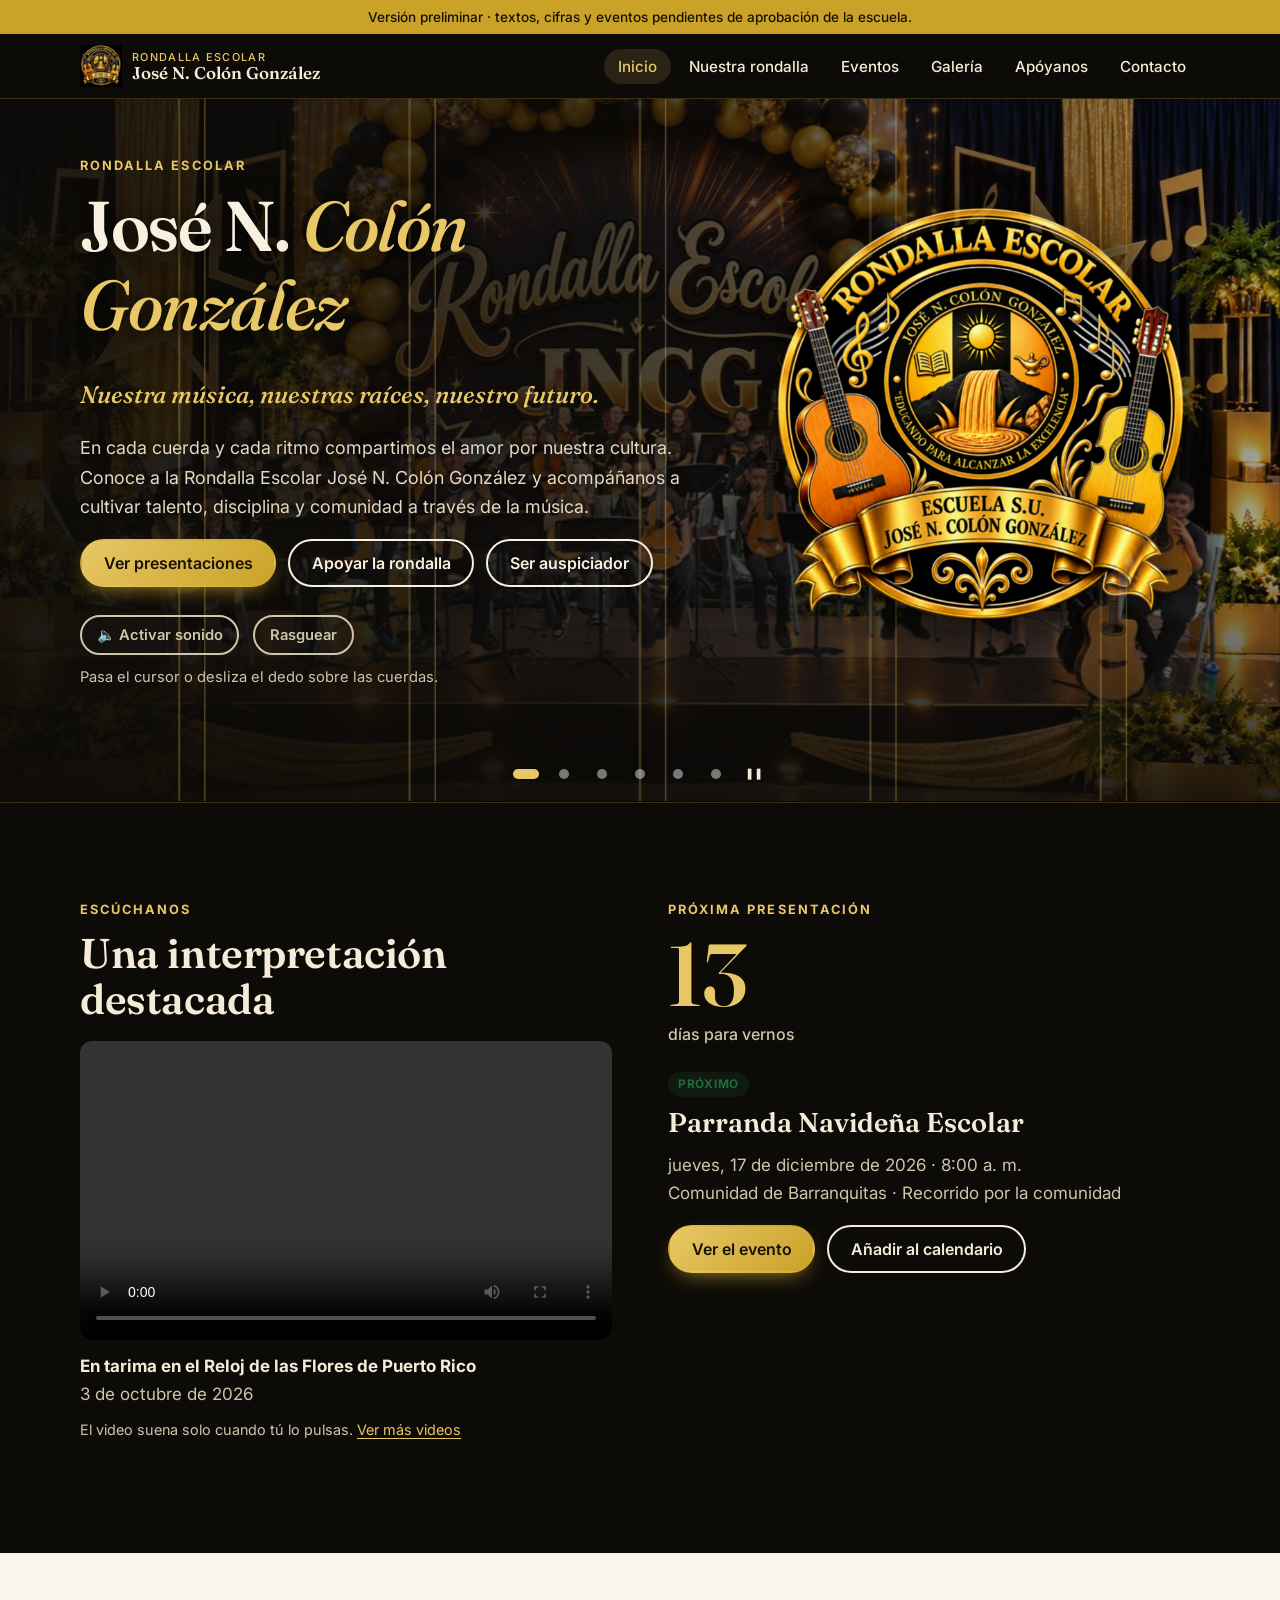
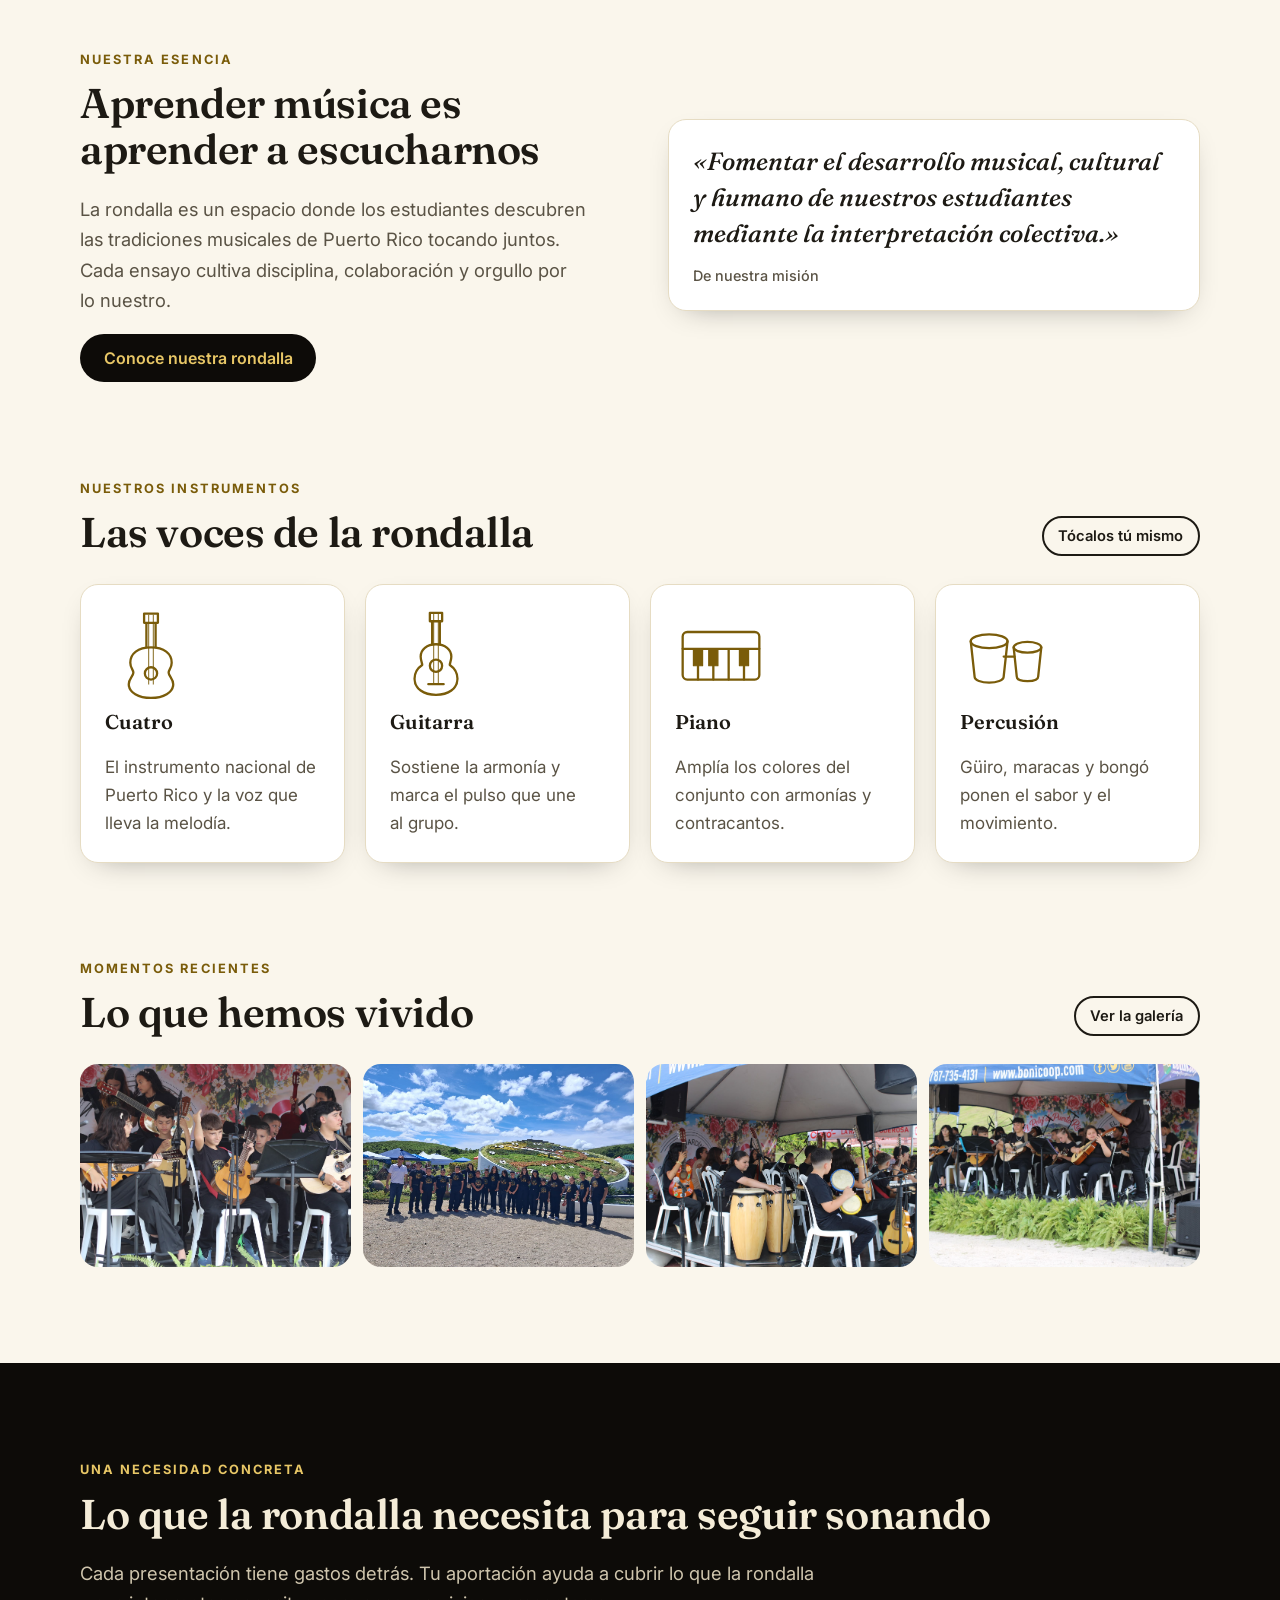
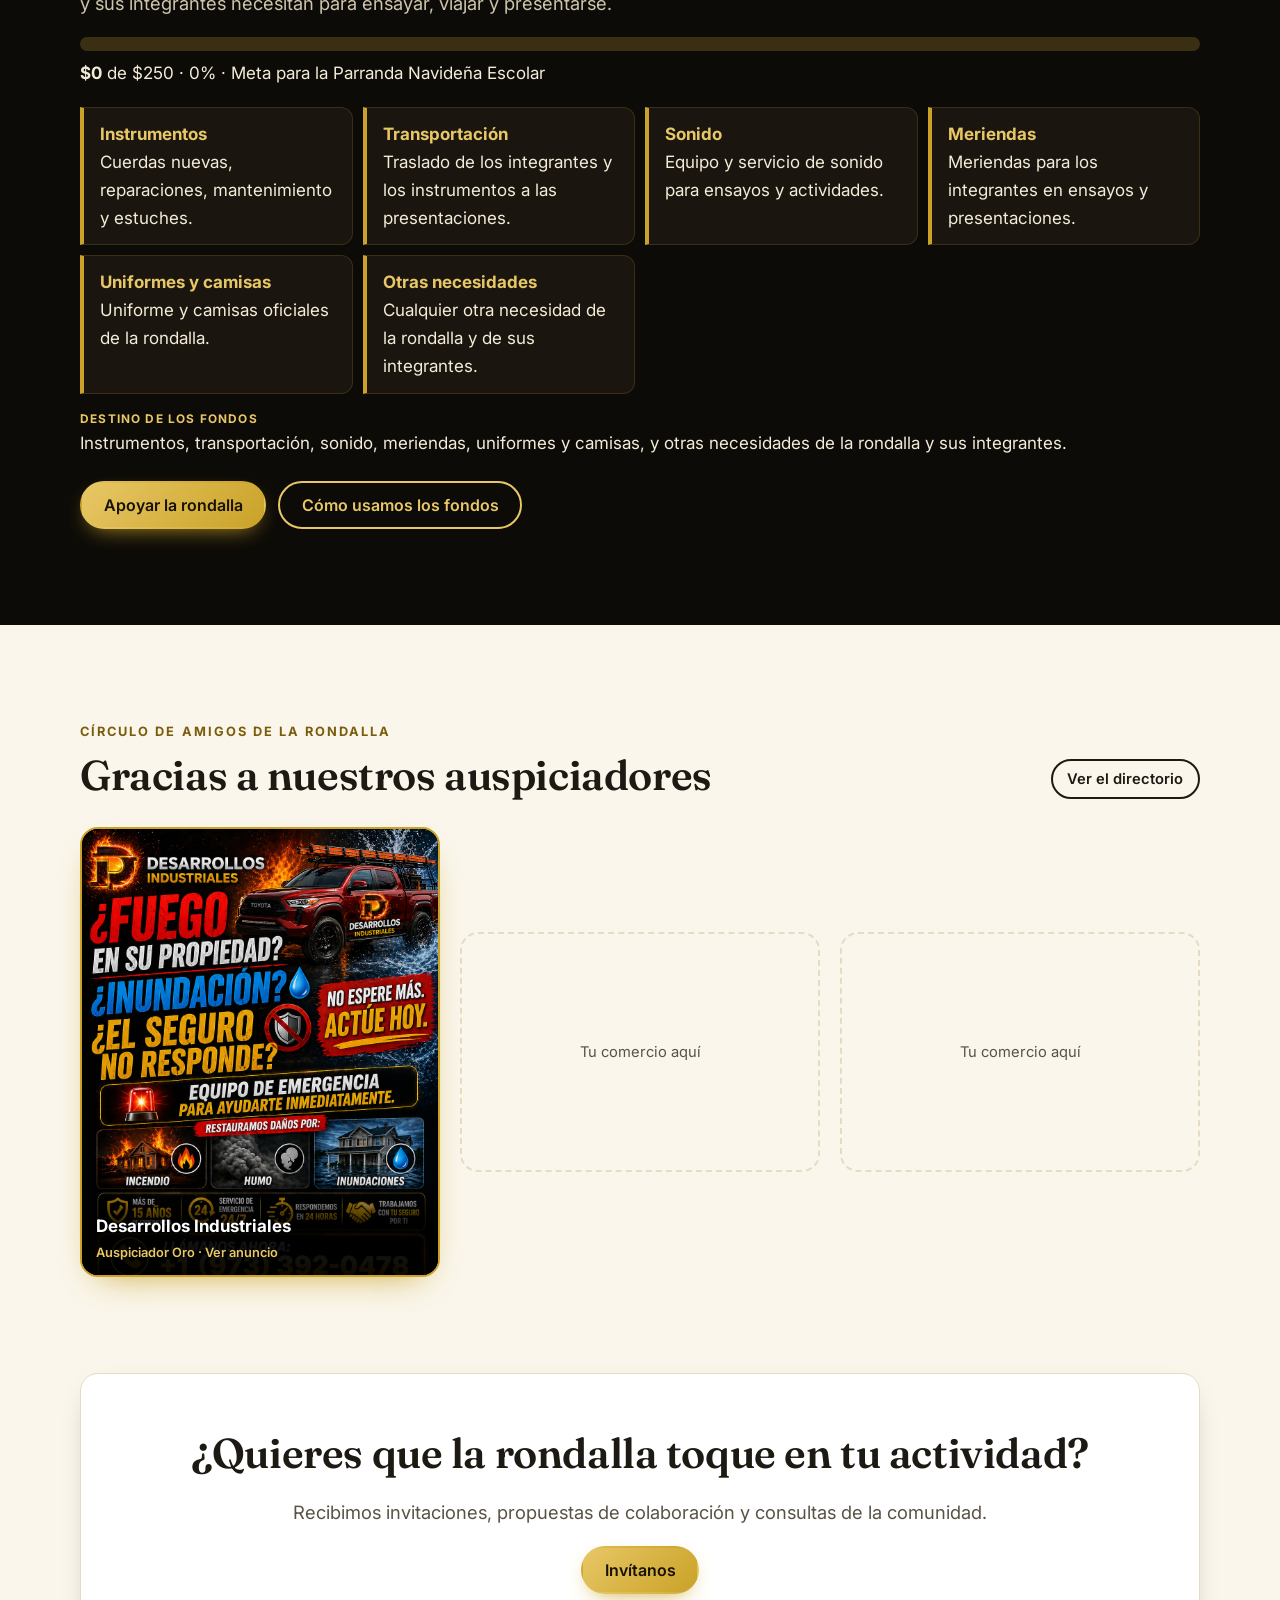
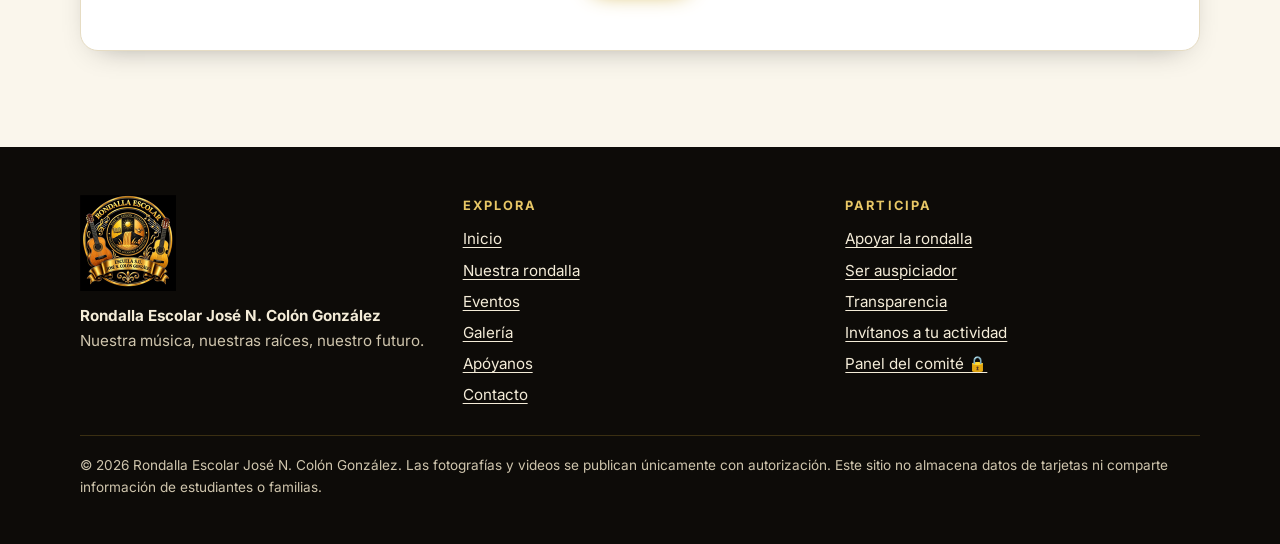
<file: index.html>
<!doctype html>
<html lang="es-PR">
<head>
  <meta charset="utf-8">
  <meta name="viewport" content="width=device-width, initial-scale=1, viewport-fit=cover">
  <title>Rondalla Escolar José N. Colón González — Nuestra música, nuestras raíces, nuestro futuro</title>
  <meta name="description" content="Conoce a la Rondalla Escolar José N. Colón González: presentaciones, galería y formas de apoyar la formación musical y cultural de nuestros estudiantes.">
  <meta name="theme-color" content="#0d0b08">
  <meta property="og:title" content="Rondalla Escolar José N. Colón González">
  <meta property="og:description" content="Nuestra música, nuestras raíces, nuestro futuro.">
  <meta property="og:type" content="website">
  <link rel="icon" href="assets/logo-192.png" type="image/png">
  <link rel="manifest" href="manifest.webmanifest">
  <link rel="preconnect" href="https://fonts.googleapis.com">
  <link rel="preconnect" href="https://fonts.gstatic.com" crossorigin>
  <link href="https://fonts.googleapis.com/css2?family=Fraunces:ital,opsz,wght@0,9..144,500..700;1,9..144,500&family=Inter:wght@400..700&display=swap" rel="stylesheet">
  <link rel="stylesheet" href="css/styles.css">
</head>
<body data-page="inicio">
  <a class="skip" href="#contenido">Saltar al contenido</a>
  <div id="cabecera"></div>
  <noscript><p style="padding:12px 16px"><a href="rondalla.html">Nuestra rondalla</a> · <a href="eventos.html">Eventos</a> · <a href="galeria.html">Galería</a> · <a href="apoyanos.html">Apóyanos</a> · <a href="contacto.html">Contacto</a></p></noscript>

  <main id="contenido">
    <!-- Bienvenida -->
    <section class="hero" aria-labelledby="titulo-portada">
      <div class="hero-fotos" id="hero-fotos"></div>
      <div class="hero-velo"></div>
      <svg class="hero-cuerdas" viewBox="0 0 100 100" preserveAspectRatio="none" aria-hidden="true"></svg>
      <div class="contenedor hero-rejilla">
        <div class="hero-logo"><img src="assets/logo2.png" width="640" height="640" alt="Emblema de la Rondalla Escolar, Escuela S.U. José N. Colón González: «Educando para alcanzar la excelencia»"></div>
        <div class="hero-contenido">
          <p class="antetitulo">Rondalla Escolar</p>
          <h1 id="titulo-portada">José N. <em>Colón González</em></h1>
          <p class="lema">Nuestra música, nuestras raíces, nuestro futuro.</p>
          <p class="intro">En cada cuerda y cada ritmo compartimos el amor por nuestra cultura. Conoce a la Rondalla Escolar José N. Colón González y acompáñanos a cultivar talento, disciplina y comunidad a través de la música.</p>
          <div class="botones">
            <a class="btn btn-oro" href="eventos.html">Ver presentaciones</a>
            <a class="btn btn-linea" href="apoyanos.html#donar">Apoyar la rondalla</a>
            <a class="btn btn-linea" href="apoyanos.html#auspiciadores">Ser auspiciador</a>
          </div>
          <div class="hero-sonido">
            <button type="button" class="btn btn-linea btn-chico" id="btn-sonido" aria-pressed="false">🔈 Activar sonido</button>
            <button type="button" class="btn btn-linea btn-chico" id="btn-rasguear">Rasguear</button>
            <span>Pasa el cursor o desliza el dedo sobre las cuerdas.</span>
          </div>
        </div>
      </div>
      <div class="hero-puntos" id="hero-puntos" role="group" aria-label="Fotos de la portada"></div>
    </section>

    <!-- Escúchanos + Próxima presentación -->
    <section class="seccion seccion-oscura" style="border-top:1px solid #3a2f12">
      <div class="contenedor rejilla-2" style="align-items:start">
        <div class="revela">
          <p class="antetitulo">Escúchanos</p>
          <h2 style="margin-bottom:18px">Una interpretación destacada</h2>
          <div id="audio-destacado"></div>
        </div>
        <div class="revela">
          <p class="antetitulo">Próxima presentación</p>
          <div class="proxima" id="proxima"></div>
        </div>
      </div>
    </section>

    <!-- Nuestra esencia -->
    <section class="seccion">
      <div class="contenedor rejilla-2">
        <div class="revela">
          <p class="antetitulo">Nuestra esencia</p>
          <h2>Aprender música es aprender a escucharnos</h2>
          <p class="entradilla">La rondalla es un espacio donde los estudiantes descubren las tradiciones musicales de Puerto Rico tocando juntos. Cada ensayo cultiva disciplina, colaboración y orgullo por lo nuestro.</p>
          <a class="btn btn-oscuro" href="rondalla.html">Conoce nuestra rondalla</a>
        </div>
        <blockquote class="cita tarjeta revela">
          «Fomentar el desarrollo musical, cultural y humano de nuestros estudiantes mediante la interpretación colectiva.»
          <footer class="nota" style="font-style:normal;margin-top:14px;font-family:var(--cuerpo)">De nuestra misión</footer>
        </blockquote>
      </div>
    </section>

    <!-- Nuestros instrumentos -->
    <section class="seccion" style="padding-top:0">
      <div class="contenedor">
        <div class="cabecera-seccion">
          <div><p class="antetitulo">Nuestros instrumentos</p><h2>Las voces de la rondalla</h2></div>
          <a class="btn btn-linea btn-chico" href="rondalla.html#instrumentos">Tócalos tú mismo</a>
        </div>
        <div class="rejilla" data-instrumentos="compacto"></div>
      </div>
    </section>

    <!-- Momentos recientes -->
    <section class="seccion" style="padding-top:0">
      <div class="contenedor">
        <div class="cabecera-seccion">
          <div><p class="antetitulo">Momentos recientes</p><h2>Lo que hemos vivido</h2></div>
          <a class="btn btn-linea btn-chico" href="galeria.html">Ver la galería</a>
        </div>
        <div class="mosaico revela" id="momentos"></div>
      </div>
    </section>

    <!-- Una necesidad concreta -->
    <section class="seccion seccion-oscura">
      <div class="contenedor revela" data-campana="resumen"></div>
    </section>

    <!-- Auspiciadores -->
    <section class="seccion">
      <div class="contenedor">
        <div class="cabecera-seccion">
          <div><p class="antetitulo">Círculo de Amigos de la Rondalla</p><h2>Gracias a nuestros auspiciadores</h2></div>
          <a class="btn btn-linea btn-chico" href="apoyanos.html#auspiciadores">Ver el directorio</a>
        </div>
        <div class="rejilla revela" id="logos-aus" style="grid-template-columns:repeat(auto-fit,minmax(min(100%,180px),1fr))"></div>
      </div>
    </section>

    <!-- Contacto institucional -->
    <section class="seccion" style="padding-top:0">
      <div class="contenedor">
        <div class="tarjeta revela" style="text-align:center;padding:clamp(28px,6vw,56px)">
          <h2>¿Quieres que la rondalla toque en tu actividad?</h2>
          <p class="entradilla" style="margin-inline:auto">Recibimos invitaciones, propuestas de colaboración y consultas de la comunidad.</p>
          <a class="btn btn-oro" href="contacto.html?tipo=invitacion">Invítanos</a>
        </div>
      </div>
    </section>
  </main>

  <div id="pie"></div>
  <script src="js/data.js"></script>
  <script src="js/campana.js"></script>
  <script src="js/app.js"></script>
</body>
</html>
</file>
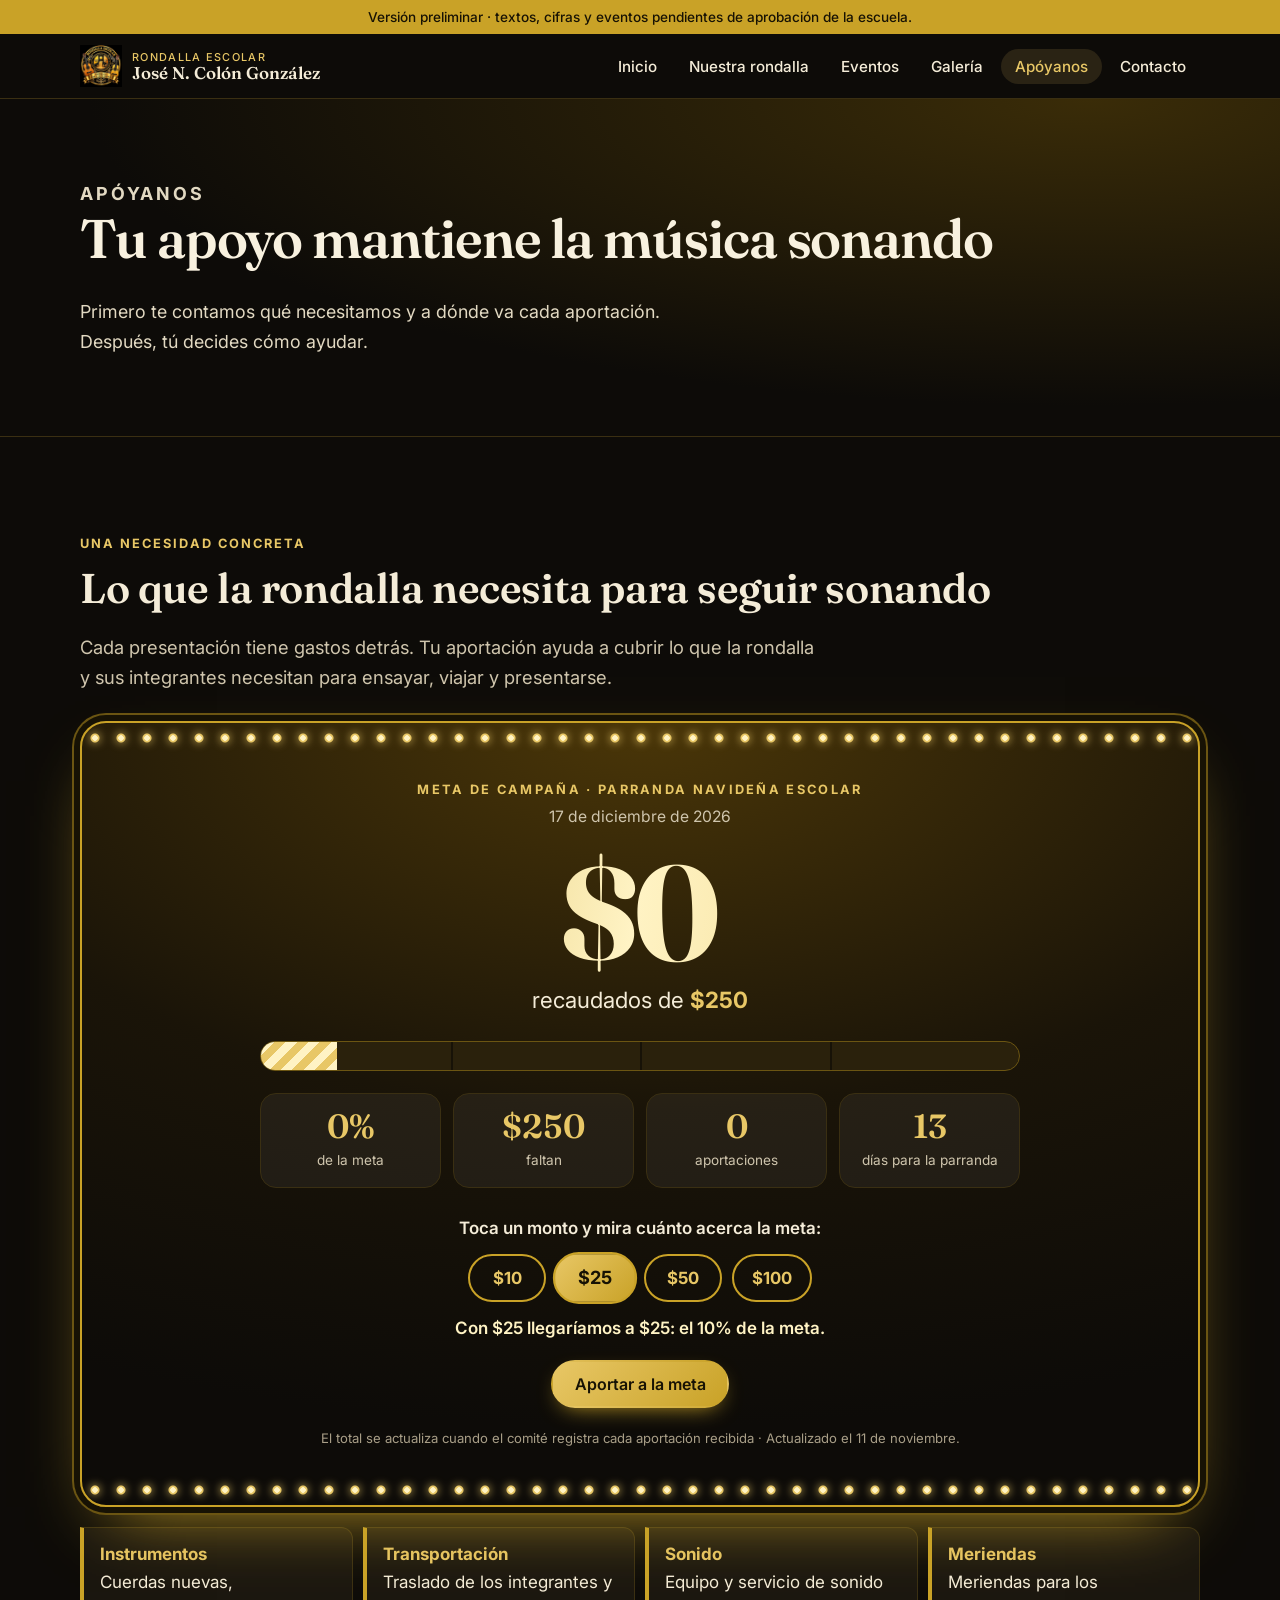
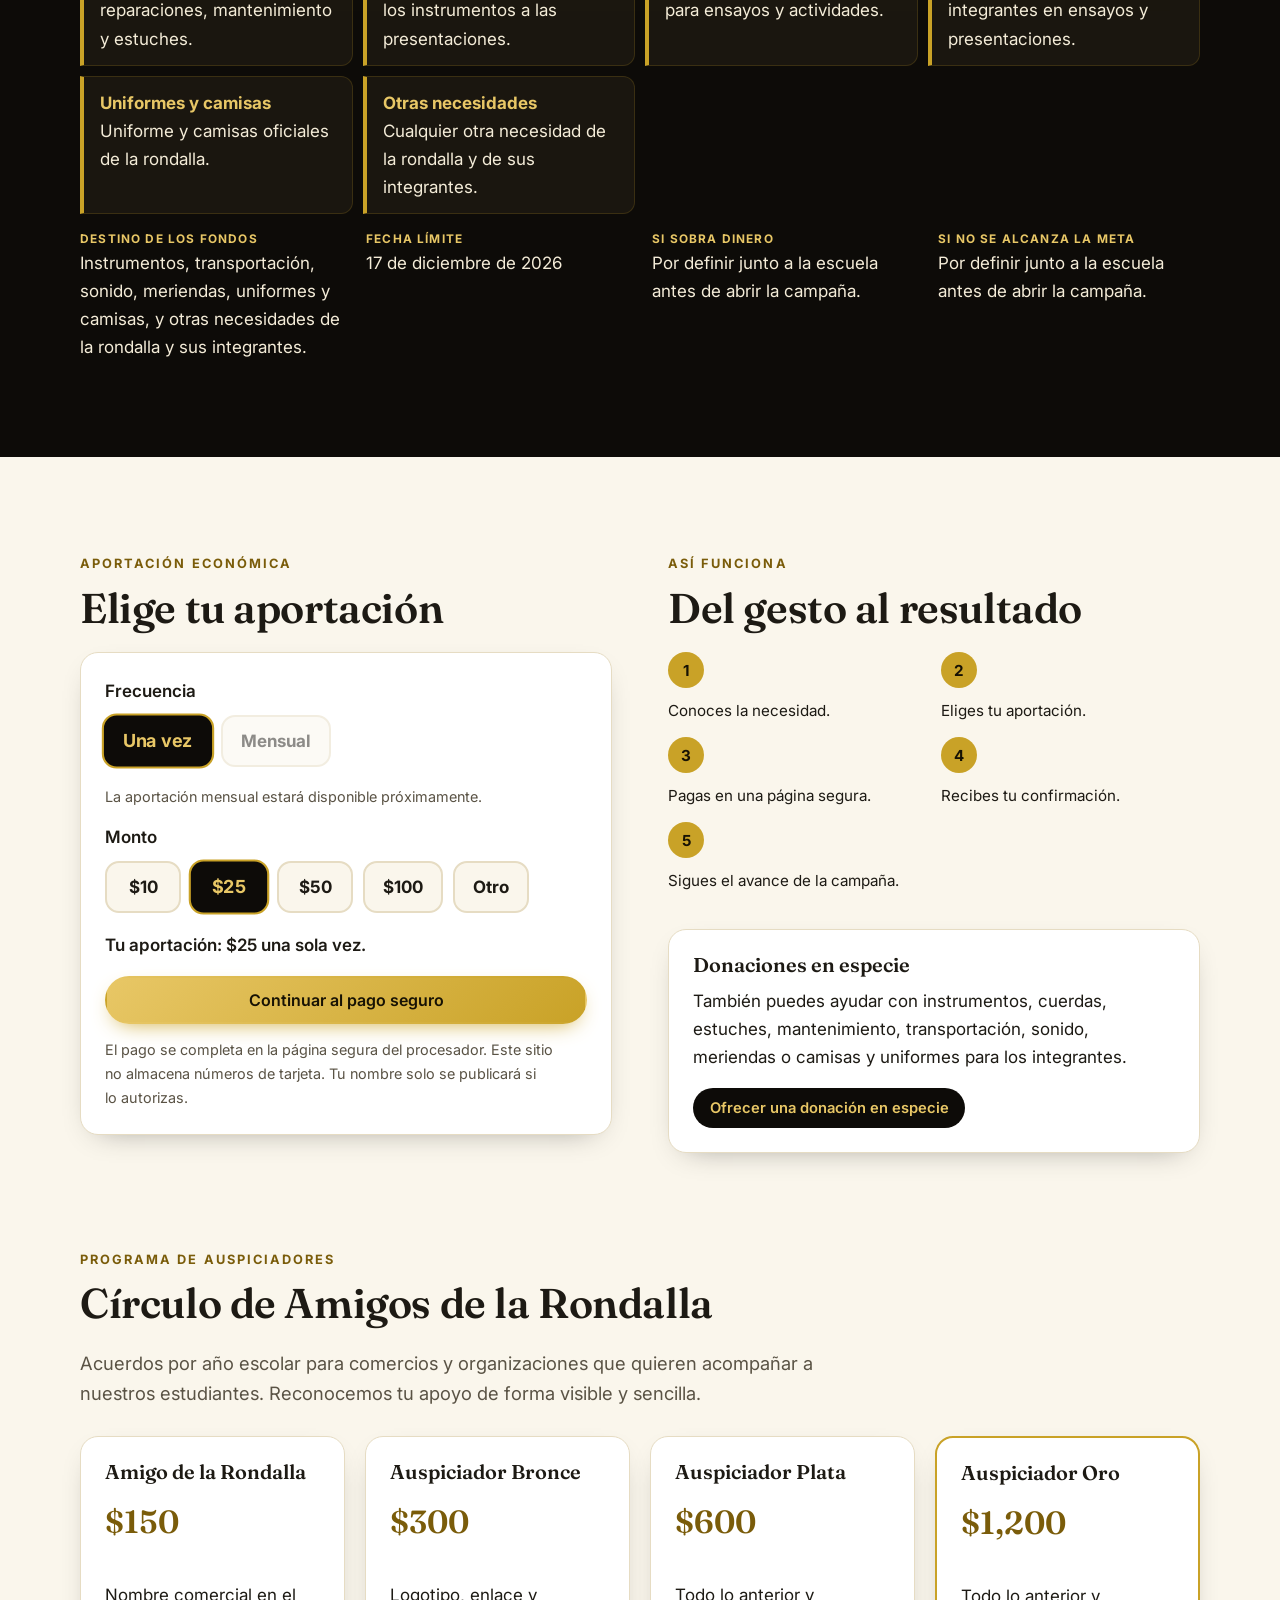
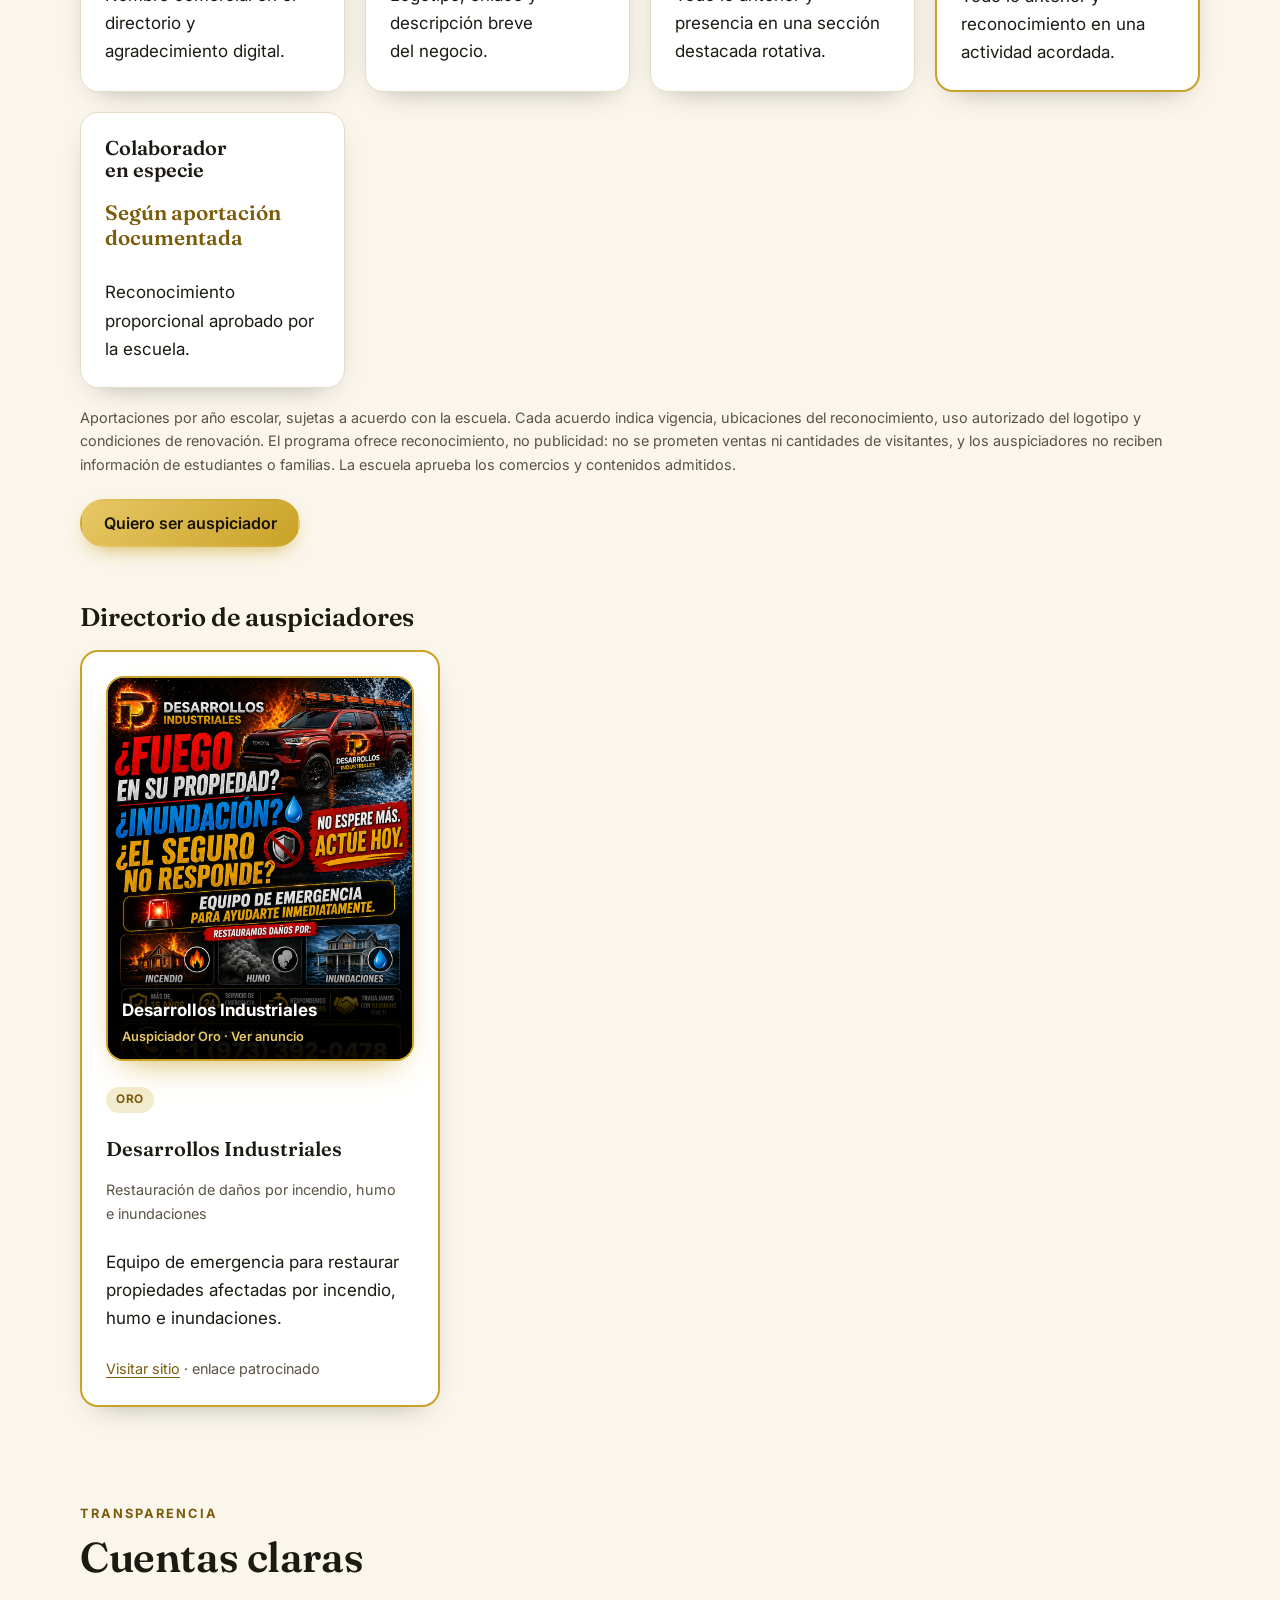
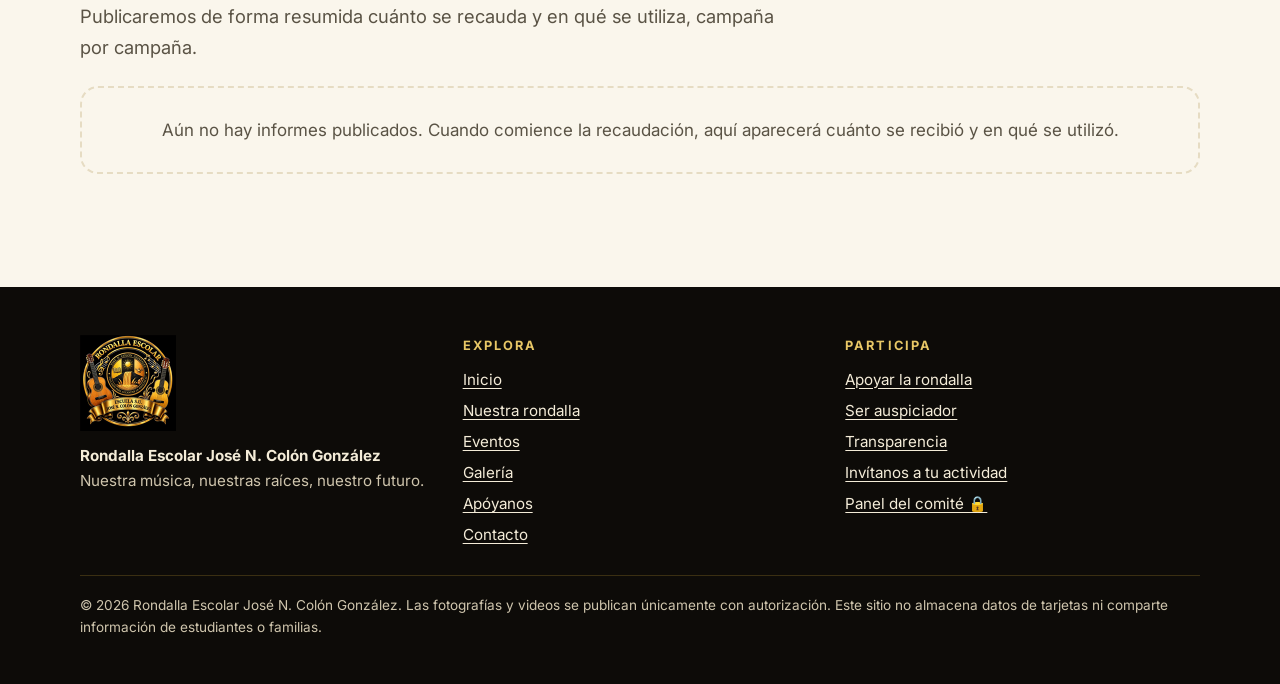
<file: apoyanos.html>
<!doctype html>
<html lang="es-PR">
<head>
  <meta charset="utf-8">
  <meta name="viewport" content="width=device-width, initial-scale=1, viewport-fit=cover">
  <title>Apóyanos — Rondalla Escolar José N. Colón González</title>
  <meta name="description" content="Apoya a la Rondalla Escolar José N. Colón González con una aportación, una donación en especie o como auspiciador.">
  <meta name="theme-color" content="#0d0b08">
  <link rel="icon" href="assets/logo-192.png" type="image/png">
  <link rel="manifest" href="manifest.webmanifest">
  <link rel="preconnect" href="https://fonts.googleapis.com">
  <link rel="preconnect" href="https://fonts.gstatic.com" crossorigin>
  <link href="https://fonts.googleapis.com/css2?family=Fraunces:ital,opsz,wght@0,9..144,500..700;1,9..144,500&family=Inter:wght@400..700&display=swap" rel="stylesheet">
  <link rel="stylesheet" href="css/styles.css">
</head>
<body data-page="apoyanos">
  <a class="skip" href="#contenido">Saltar al contenido</a>
  <div id="cabecera"></div>
  <noscript><p style="padding:12px 16px"><a href="index.html">Inicio</a> · <a href="rondalla.html">Nuestra rondalla</a> · <a href="eventos.html">Eventos</a> · <a href="galeria.html">Galería</a> · <a href="contacto.html">Contacto</a></p></noscript>

  <main id="contenido">
    <div class="pagina-cabeza"><div class="contenedor">
      <p class="antetitulo">Apóyanos</p>
      <h1>Tu apoyo mantiene la música sonando</h1>
      <p>Primero te contamos qué necesitamos y a dónde va cada aportación. Después, tú decides cómo ayudar.</p>
    </div></div>

    <!-- Campaña activa -->
    <section class="seccion seccion-oscura" style="border-top:1px solid #3a2f12">
      <div class="contenedor" data-campana="completa"></div>
    </section>

    <!-- Donar -->
    <section class="seccion" id="donar">
      <div class="contenedor rejilla-2" style="align-items:start">
        <div>
          <p class="antetitulo">Aportación económica</p>
          <h2>Elige tu aportación</h2>
          <form class="tarjeta" id="form-donar" novalidate>
            <fieldset class="fichas">
              <legend>Frecuencia</legend>
              <label><input type="radio" name="frecuencia" value="unica" checked><span>Una vez</span></label>
              <label><input type="radio" name="frecuencia" value="mensual"><span>Mensual</span></label>
            </fieldset>
            <p class="nota" id="nota-mensual" hidden>La aportación mensual estará disponible próximamente.</p>
            <fieldset class="fichas">
              <legend>Monto</legend>
              <label><input type="radio" name="monto" value="10"><span>$10</span></label>
              <label><input type="radio" name="monto" value="25" checked><span>$25</span></label>
              <label><input type="radio" name="monto" value="50"><span>$50</span></label>
              <label><input type="radio" name="monto" value="100"><span>$100</span></label>
              <label><input type="radio" name="monto" value="otro"><span>Otro</span></label>
            </fieldset>
            <div class="campo" id="campo-otro" hidden>
              <label for="monto-otro">Otro monto (en dólares)</label>
              <input type="number" id="monto-otro" min="1" step="1" inputmode="numeric" placeholder="Ej. 40">
            </div>
            <p id="resumen-donacion" aria-live="polite" style="font-weight:600"></p>
            <button class="btn btn-oro" type="submit" style="width:100%">Continuar al pago seguro</button>
            <p class="nota" style="margin-top:14px">El pago se completa en la página segura del procesador. Este sitio no almacena números de tarjeta. Tu nombre solo se publicará si lo autorizas.</p>
          </form>
        </div>

        <div>
          <p class="antetitulo">Así funciona</p>
          <h2>Del gesto al resultado</h2>
          <ol class="pasos" style="margin-bottom:36px">
            <li>Conoces la necesidad.</li>
            <li>Eliges tu aportación.</li>
            <li>Pagas en una página segura.</li>
            <li>Recibes tu confirmación.</li>
            <li>Sigues el avance de la campaña.</li>
          </ol>
          <div class="tarjeta" id="especie">
            <h3>Donaciones en especie</h3>
            <p>También puedes ayudar con instrumentos, cuerdas, estuches, mantenimiento, transportación, sonido, meriendas o camisas y uniformes para los integrantes.</p>
            <a class="btn btn-oscuro btn-chico" href="contacto.html?tipo=donacion">Ofrecer una donación en especie</a>
          </div>
        </div>
      </div>
    </section>

    <!-- Auspiciadores -->
    <section class="seccion" id="auspiciadores" style="padding-top:0">
      <div class="contenedor">
        <p class="antetitulo">Programa de auspiciadores</p>
        <h2>Círculo de Amigos de la Rondalla</h2>
        <p class="entradilla">Acuerdos por año escolar para comercios y organizaciones que quieren acompañar a nuestros estudiantes. Reconocemos tu apoyo de forma visible y sencilla.</p>
        <div class="rejilla" style="margin-top:28px">
          <article class="tarjeta nivel revela"><h3>Amigo de la Rondalla</h3><p class="precio">$150</p><p>Nombre comercial en el directorio y agradecimiento digital.</p></article>
          <article class="tarjeta nivel revela"><h3>Auspiciador Bronce</h3><p class="precio">$300</p><p>Logotipo, enlace y descripción breve del negocio.</p></article>
          <article class="tarjeta nivel revela"><h3>Auspiciador Plata</h3><p class="precio">$600</p><p>Todo lo anterior y presencia en una sección destacada rotativa.</p></article>
          <article class="tarjeta nivel oro revela"><h3>Auspiciador Oro</h3><p class="precio">$1,200</p><p>Todo lo anterior y reconocimiento en una actividad acordada.</p></article>
          <article class="tarjeta nivel revela"><h3>Colaborador en especie</h3><p class="precio" style="font-size:1.3rem">Según aportación documentada</p><p>Reconocimiento proporcional aprobado por la escuela.</p></article>
        </div>
        <p class="nota" style="margin-top:18px">Aportaciones por año escolar, sujetas a acuerdo con la escuela. Cada acuerdo indica vigencia, ubicaciones del reconocimiento, uso autorizado del logotipo y condiciones de renovación. El programa ofrece reconocimiento, no publicidad: no se prometen ventas ni cantidades de visitantes, y los auspiciadores no reciben información de estudiantes o familias. La escuela aprueba los comercios y contenidos admitidos.</p>
        <a class="btn btn-oro" href="contacto.html?tipo=auspicio" style="margin-top:8px">Quiero ser auspiciador</a>

        <h3 style="margin-top:56px;font-size:1.6rem">Directorio de auspiciadores</h3>
        <div class="rejilla" id="directorio-aus" style="margin-top:18px"></div>
      </div>
    </section>

    <!-- Transparencia -->
    <section class="seccion" id="transparencia" style="padding-top:0">
      <div class="contenedor">
        <p class="antetitulo">Transparencia</p>
        <h2>Cuentas claras</h2>
        <p class="entradilla">Publicaremos de forma resumida cuánto se recauda y en qué se utiliza, campaña por campaña.</p>
        <div id="tabla-transparencia" style="margin-top:24px"></div>
      </div>
    </section>
  </main>

  <div id="pie"></div>
  <script src="js/data.js"></script>
  <script src="js/campana.js"></script>
  <script src="js/app.js"></script>
</body>
</html>
</file>
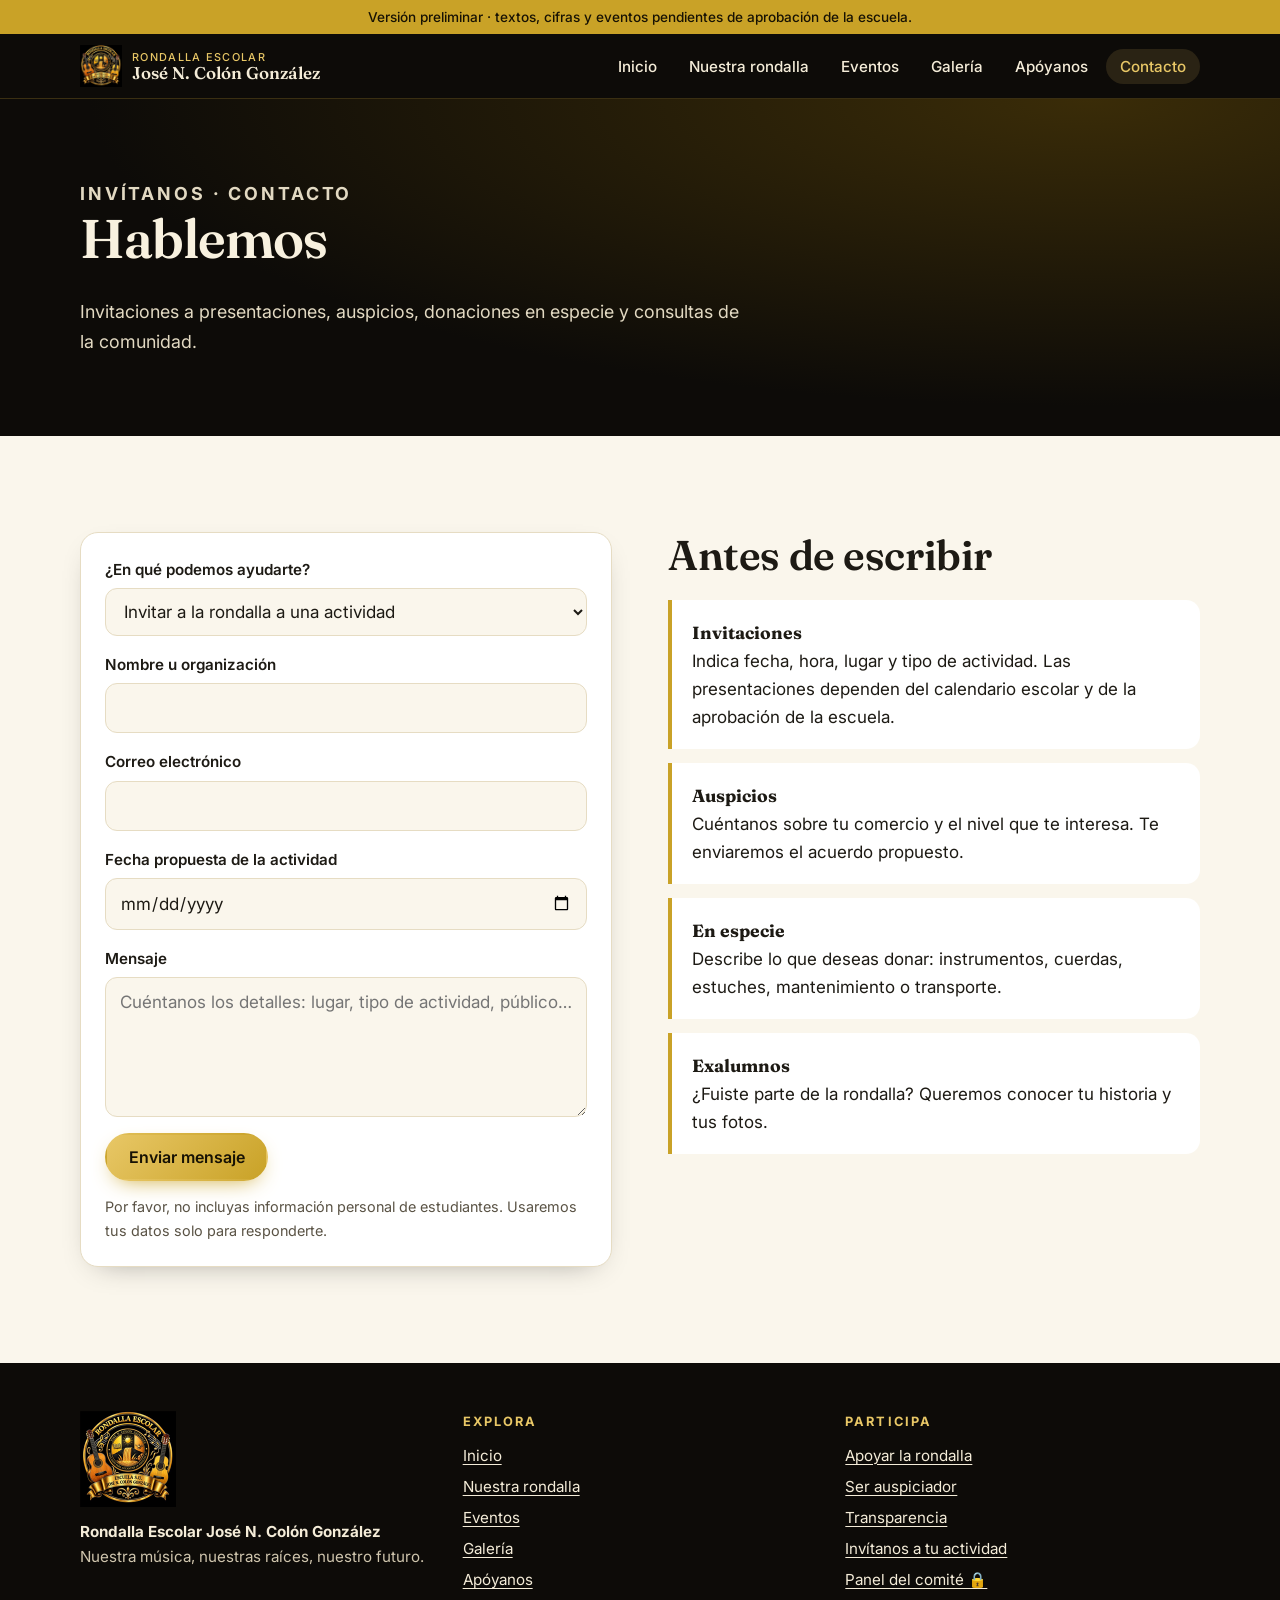
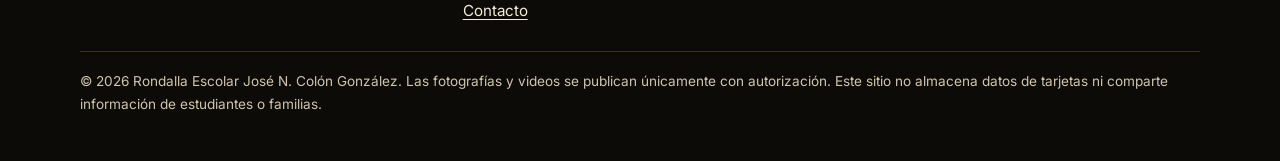
<file: contacto.html>
<!doctype html>
<html lang="es-PR">
<head>
  <meta charset="utf-8">
  <meta name="viewport" content="width=device-width, initial-scale=1, viewport-fit=cover">
  <title>Contacto — Rondalla Escolar José N. Colón González</title>
  <meta name="description" content="Invita a la Rondalla Escolar José N. Colón González a tu actividad, propón una colaboración o envía una consulta.">
  <meta name="theme-color" content="#0d0b08">
  <link rel="icon" href="assets/logo-192.png" type="image/png">
  <link rel="manifest" href="manifest.webmanifest">
  <link rel="preconnect" href="https://fonts.googleapis.com">
  <link rel="preconnect" href="https://fonts.gstatic.com" crossorigin>
  <link href="https://fonts.googleapis.com/css2?family=Fraunces:ital,opsz,wght@0,9..144,500..700;1,9..144,500&family=Inter:wght@400..700&display=swap" rel="stylesheet">
  <link rel="stylesheet" href="css/styles.css">
</head>
<body data-page="contacto">
  <a class="skip" href="#contenido">Saltar al contenido</a>
  <div id="cabecera"></div>
  <noscript><p style="padding:12px 16px"><a href="index.html">Inicio</a> · <a href="rondalla.html">Nuestra rondalla</a> · <a href="eventos.html">Eventos</a> · <a href="galeria.html">Galería</a> · <a href="apoyanos.html">Apóyanos</a></p></noscript>

  <main id="contenido">
    <div class="pagina-cabeza"><div class="contenedor">
      <p class="antetitulo">Invítanos · Contacto</p>
      <h1>Hablemos</h1>
      <p>Invitaciones a presentaciones, auspicios, donaciones en especie y consultas de la comunidad.</p>
    </div></div>

    <section class="seccion">
      <div class="contenedor rejilla-2" style="align-items:start">
        <form class="tarjeta" id="form-contacto">
          <div class="campo">
            <label for="tipo">¿En qué podemos ayudarte?</label>
            <select id="tipo" name="tipo">
              <option value="invitacion">Invitar a la rondalla a una actividad</option>
              <option value="auspicio">Ser auspiciador</option>
              <option value="donacion">Donación o aportación en especie</option>
              <option value="consulta">Consulta general</option>
            </select>
          </div>
          <div class="campo">
            <label for="nombre">Nombre u organización</label>
            <input type="text" id="nombre" name="nombre" autocomplete="name" required>
          </div>
          <div class="campo">
            <label for="correo">Correo electrónico</label>
            <input type="email" id="correo" name="correo" autocomplete="email" required>
          </div>
          <div class="campo" id="campo-fecha">
            <label for="fecha">Fecha propuesta de la actividad</label>
            <input type="date" id="fecha" name="fecha">
          </div>
          <div class="campo">
            <label for="mensaje">Mensaje</label>
            <textarea id="mensaje" name="mensaje" required placeholder="Cuéntanos los detalles: lugar, tipo de actividad, público…"></textarea>
          </div>
          <button class="btn btn-oro" type="submit">Enviar mensaje</button>
          <p class="estado-form" id="estado-contacto" role="status" hidden></p>
          <p class="nota" style="margin-top:14px">Por favor, no incluyas información personal de estudiantes. Usaremos tus datos solo para responderte.</p>
        </form>

        <div>
          <h2>Antes de escribir</h2>
          <ul class="valores" style="grid-template-columns:1fr">
            <li><b>Invitaciones</b>Indica fecha, hora, lugar y tipo de actividad. Las presentaciones dependen del calendario escolar y de la aprobación de la escuela.</li>
            <li><b>Auspicios</b>Cuéntanos sobre tu comercio y el nivel que te interesa. Te enviaremos el acuerdo propuesto.</li>
            <li><b>En especie</b>Describe lo que deseas donar: instrumentos, cuerdas, estuches, mantenimiento o transporte.</li>
            <li><b>Exalumnos</b>¿Fuiste parte de la rondalla? Queremos conocer tu historia y tus fotos.</li>
          </ul>
        </div>
      </div>
    </section>
  </main>

  <div id="pie"></div>
  <script src="js/data.js"></script>
  <script src="js/app.js"></script>
</body>
</html>
</file>
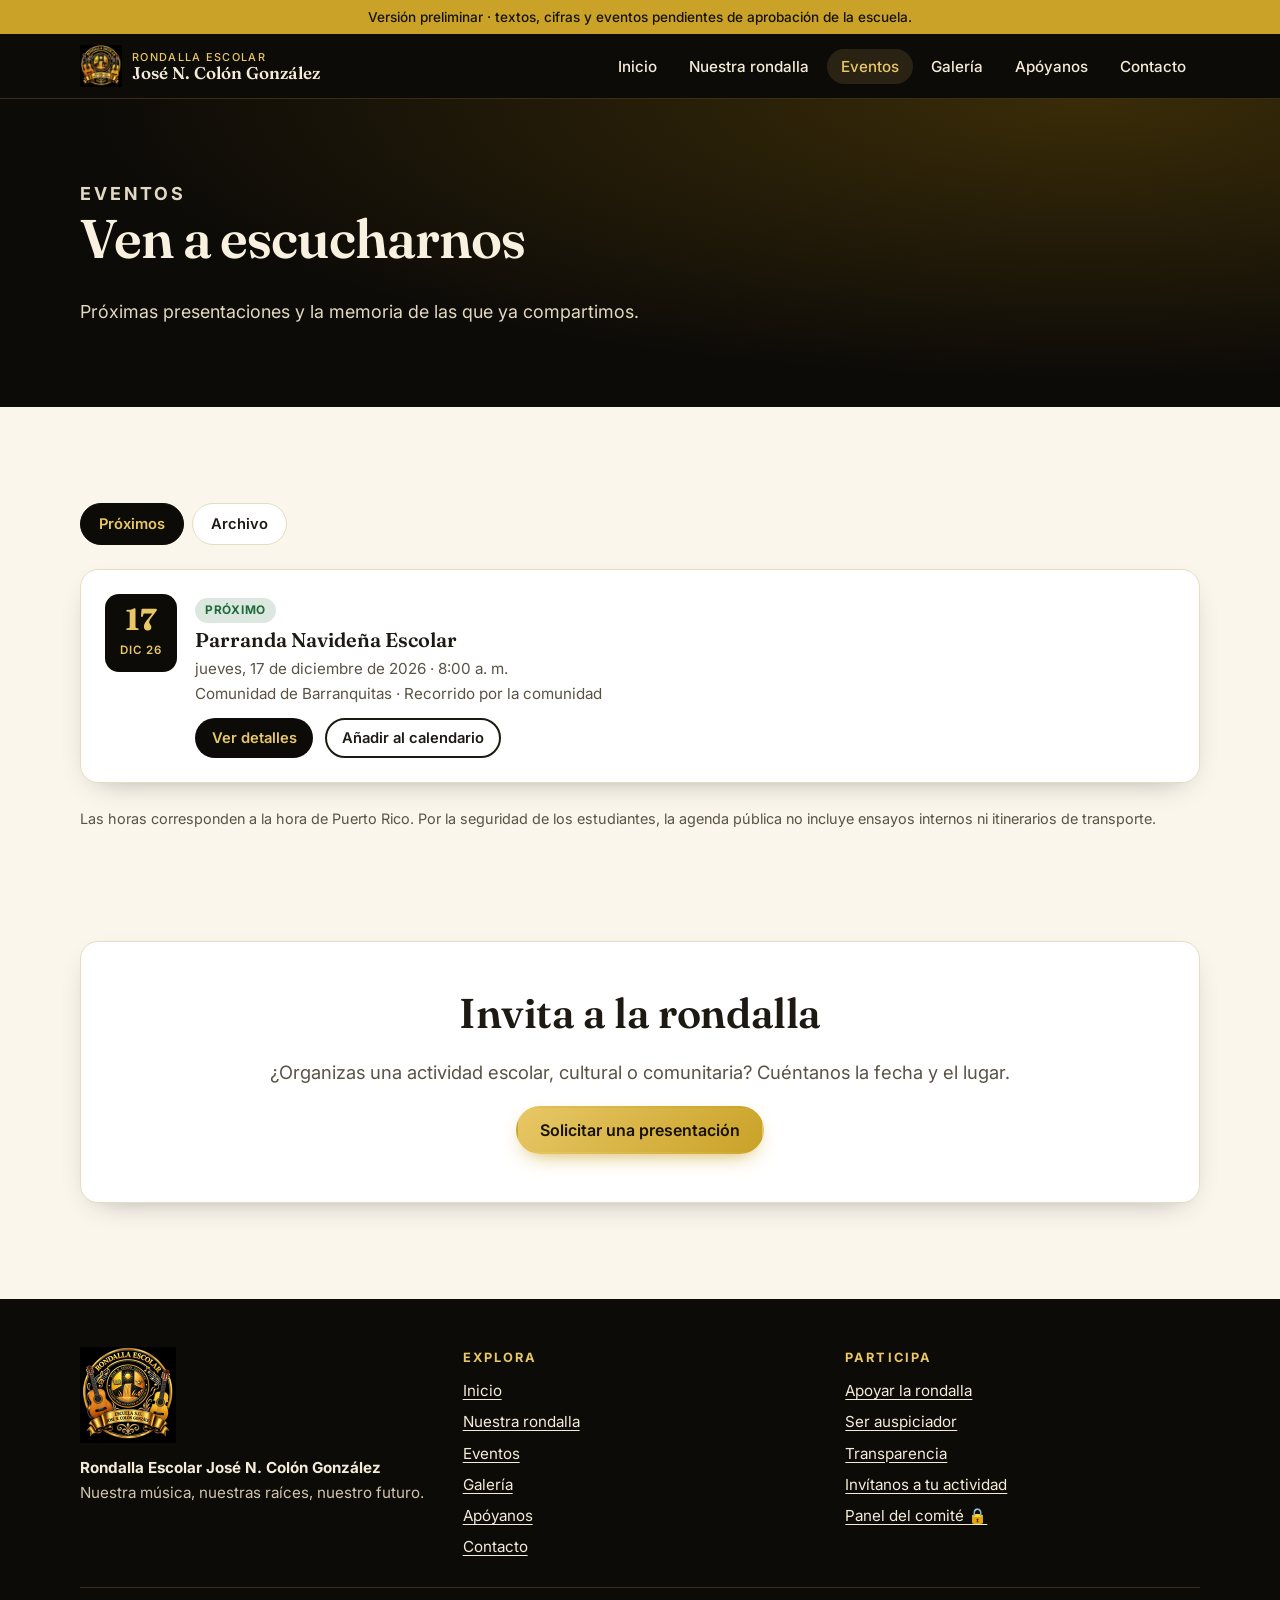
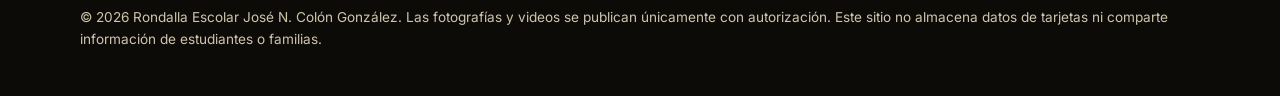
<file: eventos.html>
<!doctype html>
<html lang="es-PR">
<head>
  <meta charset="utf-8">
  <meta name="viewport" content="width=device-width, initial-scale=1, viewport-fit=cover">
  <title>Eventos — Rondalla Escolar José N. Colón González</title>
  <meta name="description" content="Agenda de próximas presentaciones y archivo de actividades de la Rondalla Escolar José N. Colón González.">
  <meta name="theme-color" content="#0d0b08">
  <link rel="icon" href="assets/logo-192.png" type="image/png">
  <link rel="manifest" href="manifest.webmanifest">
  <link rel="preconnect" href="https://fonts.googleapis.com">
  <link rel="preconnect" href="https://fonts.gstatic.com" crossorigin>
  <link href="https://fonts.googleapis.com/css2?family=Fraunces:ital,opsz,wght@0,9..144,500..700;1,9..144,500&family=Inter:wght@400..700&display=swap" rel="stylesheet">
  <link rel="stylesheet" href="css/styles.css">
</head>
<body data-page="eventos">
  <a class="skip" href="#contenido">Saltar al contenido</a>
  <div id="cabecera"></div>
  <noscript><p style="padding:12px 16px"><a href="index.html">Inicio</a> · <a href="rondalla.html">Nuestra rondalla</a> · <a href="galeria.html">Galería</a> · <a href="apoyanos.html">Apóyanos</a> · <a href="contacto.html">Contacto</a></p></noscript>

  <main id="contenido">
    <div class="pagina-cabeza"><div class="contenedor">
      <p class="antetitulo">Eventos</p>
      <h1>Ven a escucharnos</h1>
      <p>Próximas presentaciones y la memoria de las que ya compartimos.</p>
    </div></div>

    <section class="seccion">
      <div class="contenedor">
        <div class="filtros" id="filtros-eventos" role="group" aria-label="Filtrar eventos" style="margin-bottom:24px">
          <button type="button" data-filtro="proximos" aria-pressed="true">Próximos</button>
          <button type="button" data-filtro="realizados" aria-pressed="false">Archivo</button>
        </div>
        <div class="lista-eventos" id="lista-eventos" aria-live="polite"></div>
        <p class="nota" style="margin-top:24px">Las horas corresponden a la hora de Puerto Rico. Por la seguridad de los estudiantes, la agenda pública no incluye ensayos internos ni itinerarios de transporte.</p>
      </div>
    </section>

    <section class="seccion" style="padding-top:0">
      <div class="contenedor">
        <div class="tarjeta" style="text-align:center;padding:clamp(28px,6vw,48px)">
          <h2>Invita a la rondalla</h2>
          <p class="entradilla" style="margin-inline:auto">¿Organizas una actividad escolar, cultural o comunitaria? Cuéntanos la fecha y el lugar.</p>
          <a class="btn btn-oro" href="contacto.html?tipo=invitacion">Solicitar una presentación</a>
        </div>
      </div>
    </section>
  </main>

  <div id="pie"></div>
  <script src="js/data.js"></script>
  <script src="js/app.js"></script>
</body>
</html>
</file>
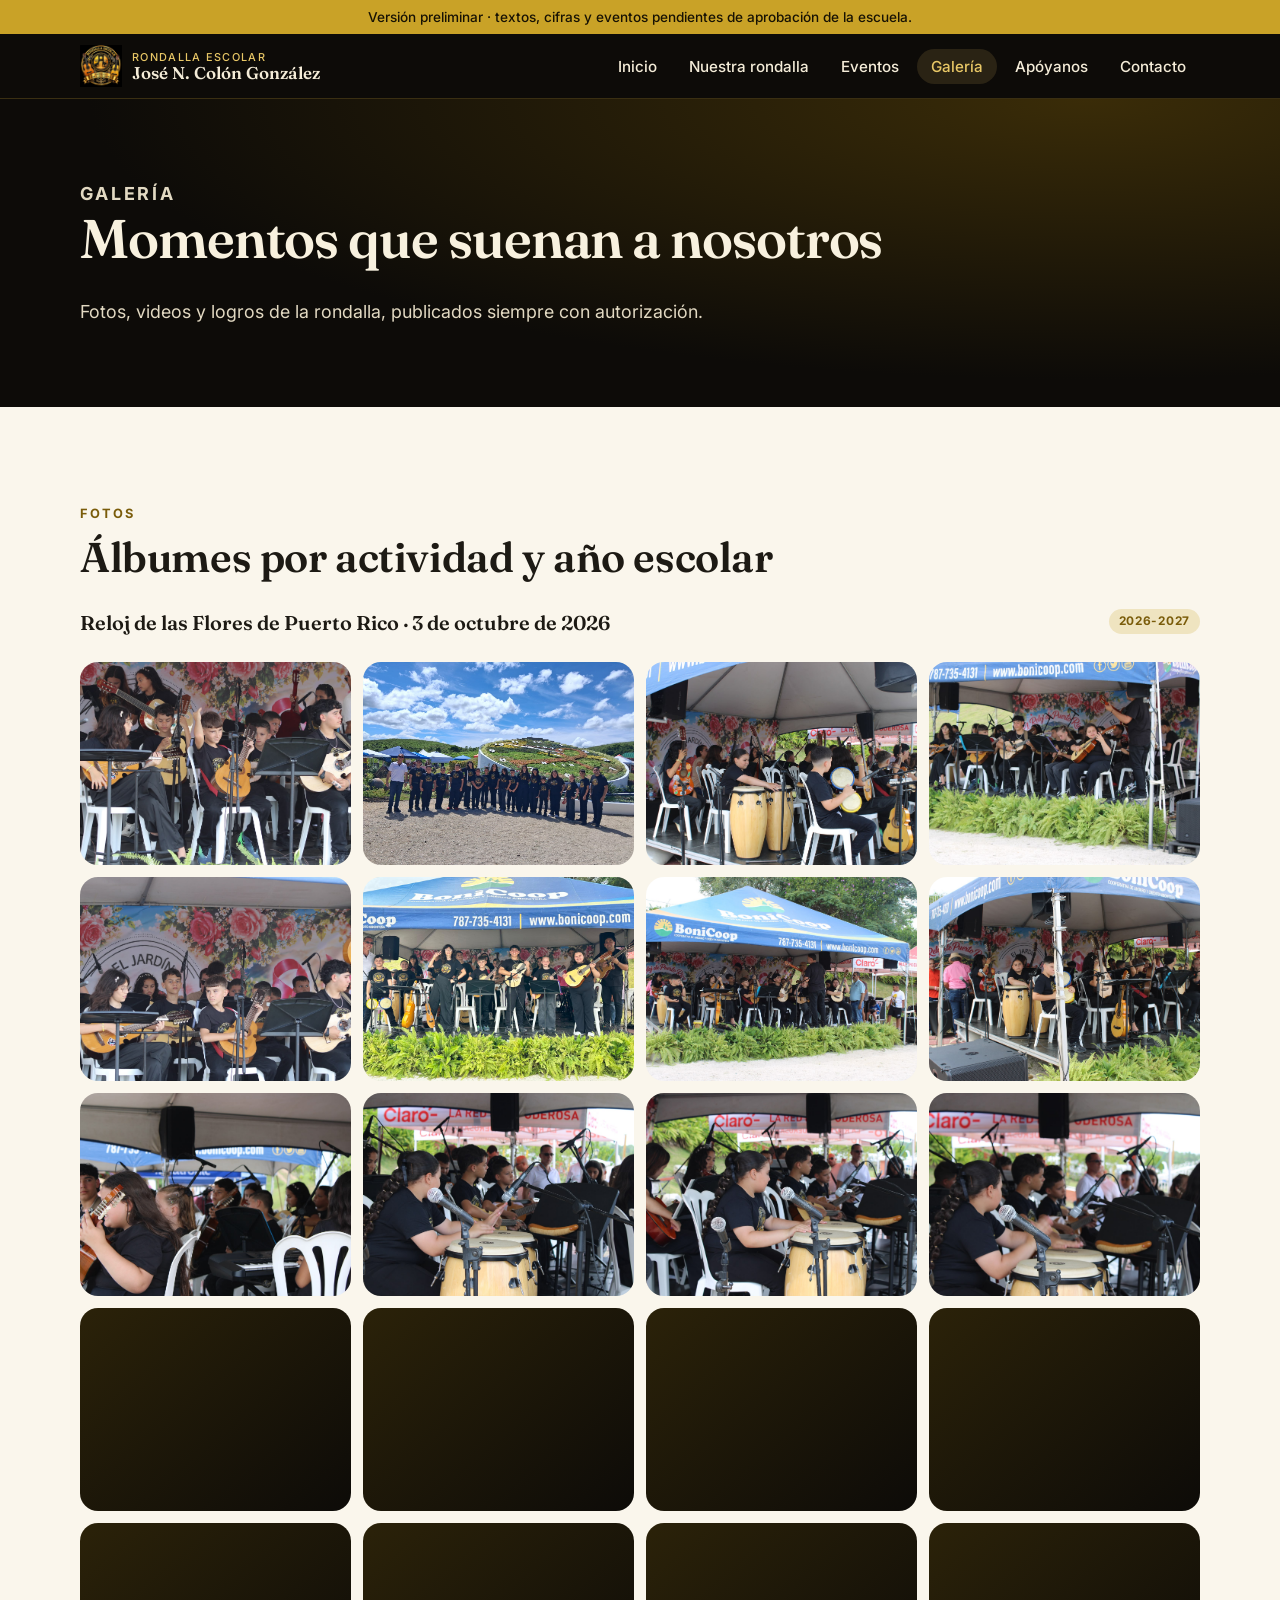
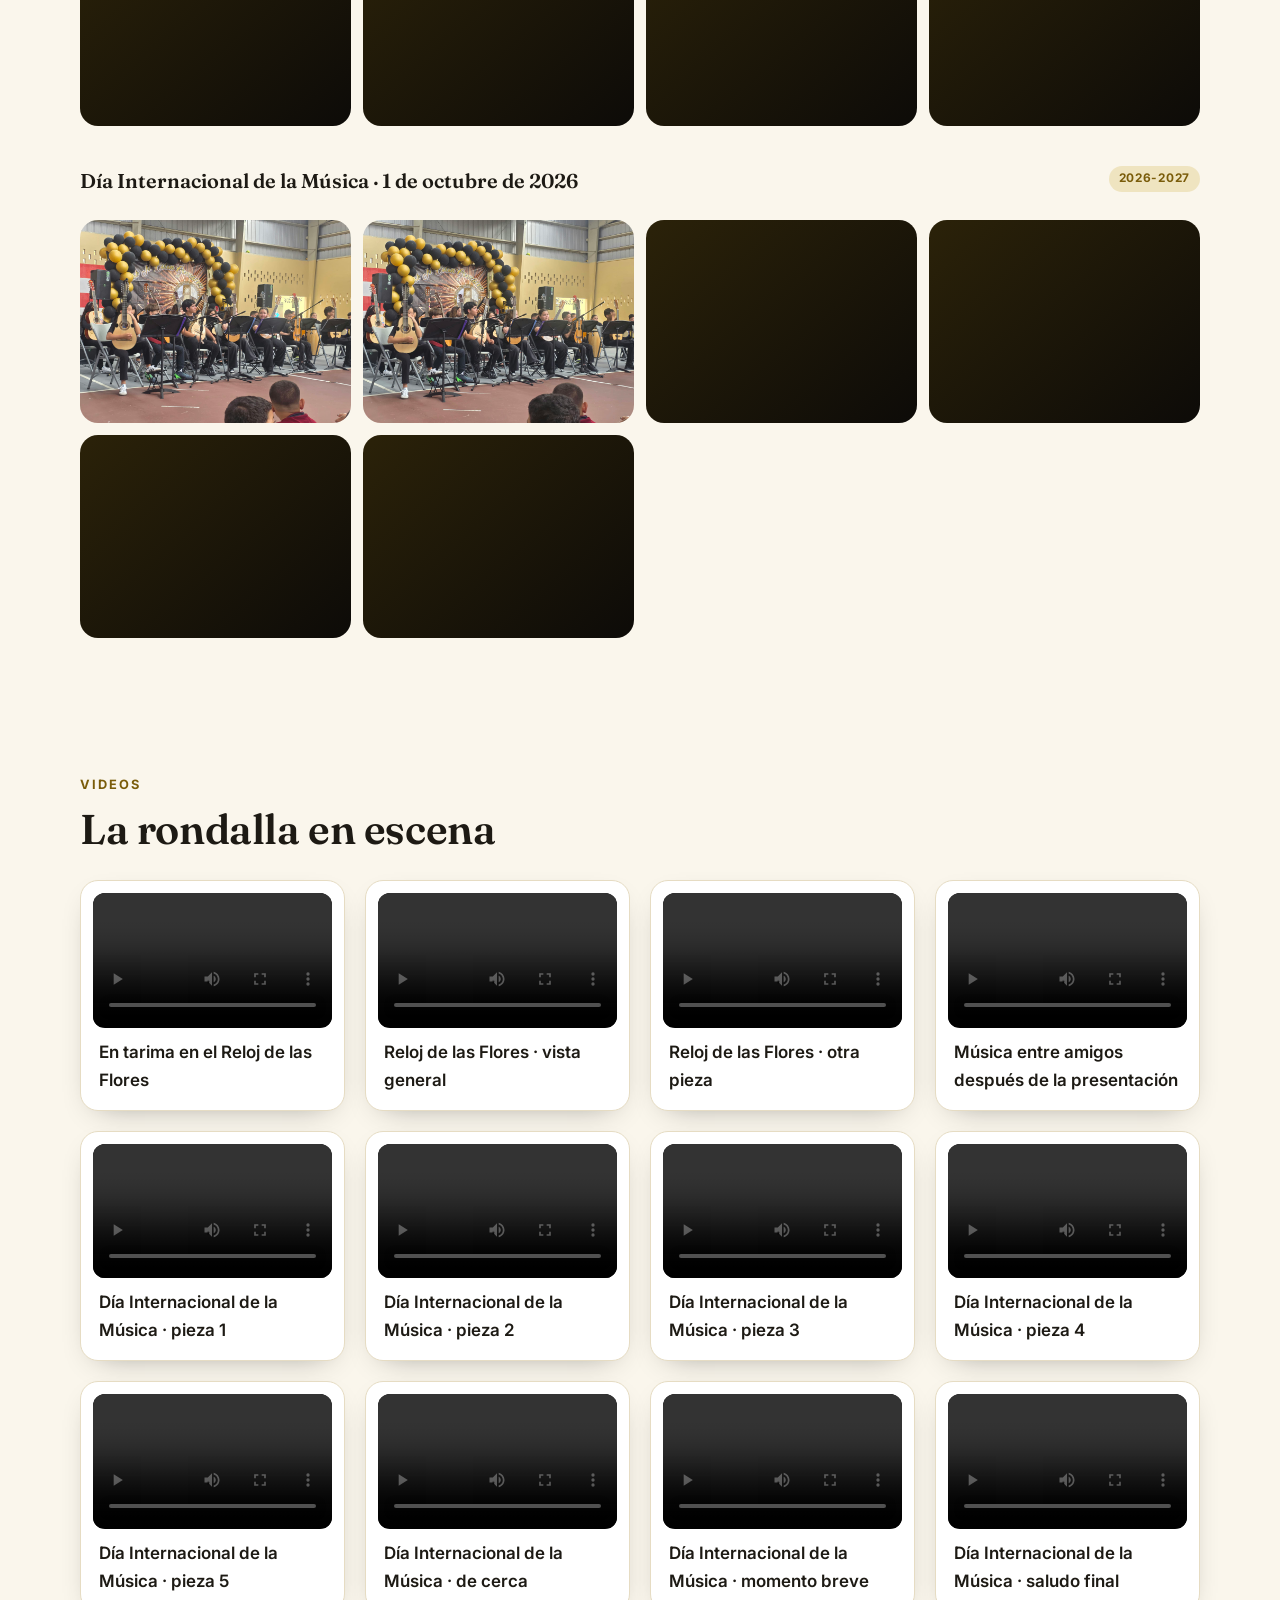
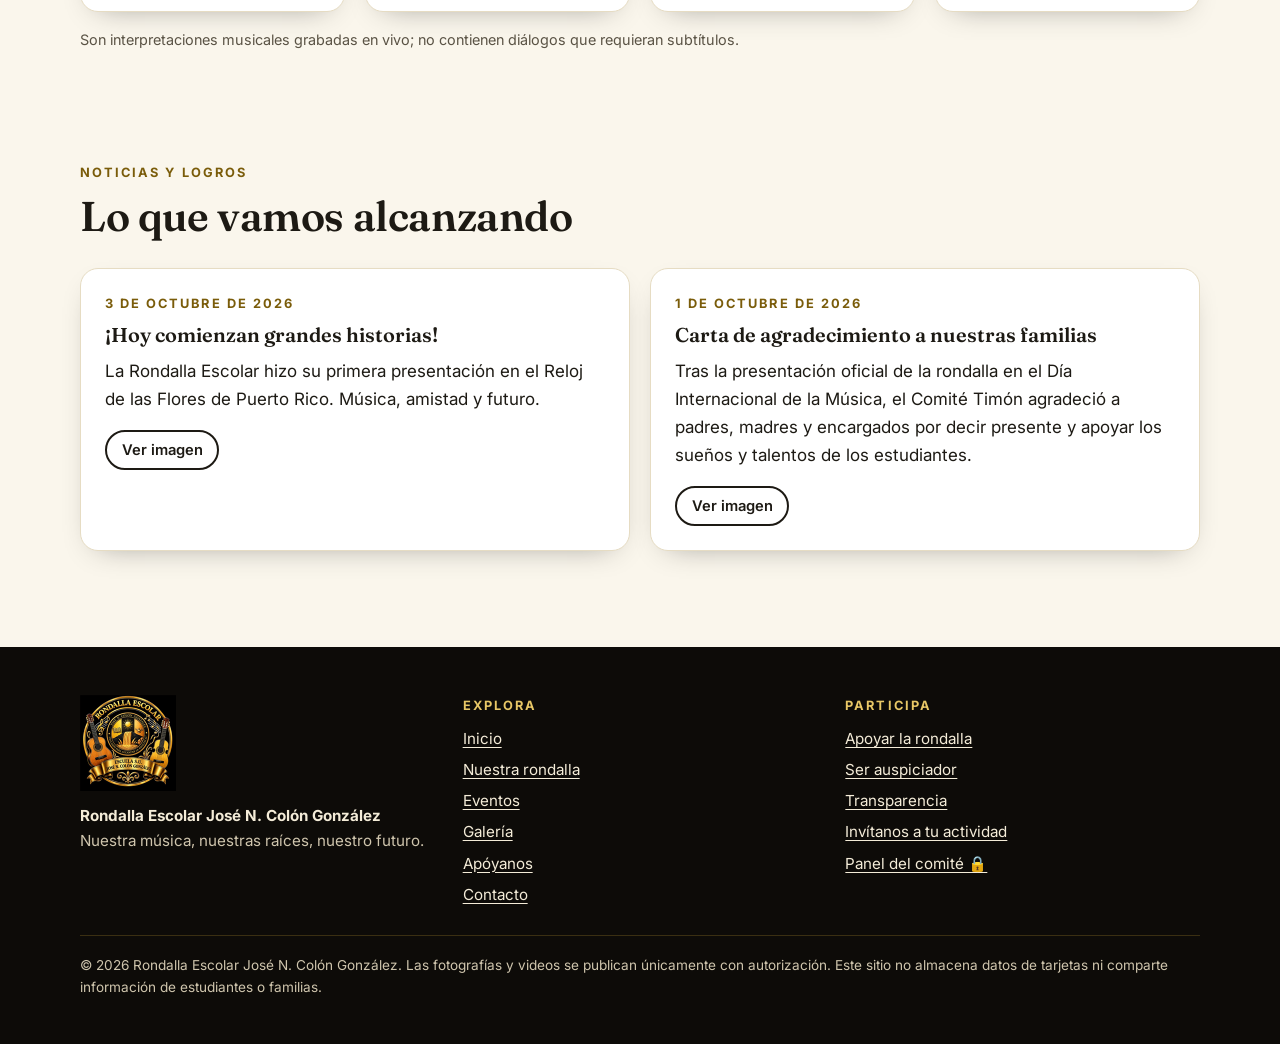
<file: galeria.html>
<!doctype html>
<html lang="es-PR">
<head>
  <meta charset="utf-8">
  <meta name="viewport" content="width=device-width, initial-scale=1, viewport-fit=cover">
  <title>Galería — Rondalla Escolar José N. Colón González</title>
  <meta name="description" content="Fotografías, videos, noticias y logros de la Rondalla Escolar José N. Colón González.">
  <meta name="theme-color" content="#0d0b08">
  <link rel="icon" href="assets/logo-192.png" type="image/png">
  <link rel="manifest" href="manifest.webmanifest">
  <link rel="preconnect" href="https://fonts.googleapis.com">
  <link rel="preconnect" href="https://fonts.gstatic.com" crossorigin>
  <link href="https://fonts.googleapis.com/css2?family=Fraunces:ital,opsz,wght@0,9..144,500..700;1,9..144,500&family=Inter:wght@400..700&display=swap" rel="stylesheet">
  <link rel="stylesheet" href="css/styles.css">
</head>
<body data-page="galeria">
  <a class="skip" href="#contenido">Saltar al contenido</a>
  <div id="cabecera"></div>
  <noscript><p style="padding:12px 16px"><a href="index.html">Inicio</a> · <a href="rondalla.html">Nuestra rondalla</a> · <a href="eventos.html">Eventos</a> · <a href="apoyanos.html">Apóyanos</a> · <a href="contacto.html">Contacto</a></p></noscript>

  <main id="contenido">
    <div class="pagina-cabeza"><div class="contenedor">
      <p class="antetitulo">Galería</p>
      <h1>Momentos que suenan a nosotros</h1>
      <p>Fotos, videos y logros de la rondalla, publicados siempre con autorización.</p>
    </div></div>

    <section class="seccion" id="fotos">
      <div class="contenedor">
        <p class="antetitulo">Fotos</p>
        <h2 style="margin-bottom:28px">Álbumes por actividad y año escolar</h2>
        <div id="albumes"></div>
      </div>
    </section>

    <section class="seccion" id="videos-seccion" style="padding-top:0">
      <div class="contenedor">
        <p class="antetitulo">Videos</p>
        <h2 style="margin-bottom:28px">La rondalla en escena</h2>
        <div id="videos"></div>
      </div>
    </section>

    <section class="seccion" id="noticias-seccion" style="padding-top:0">
      <div class="contenedor">
        <p class="antetitulo">Noticias y logros</p>
        <h2 style="margin-bottom:28px">Lo que vamos alcanzando</h2>
        <div id="noticias"></div>
      </div>
    </section>
  </main>

  <div id="pie"></div>
  <script src="js/data.js"></script>
  <script src="js/app.js"></script>
</body>
</html>
</file>
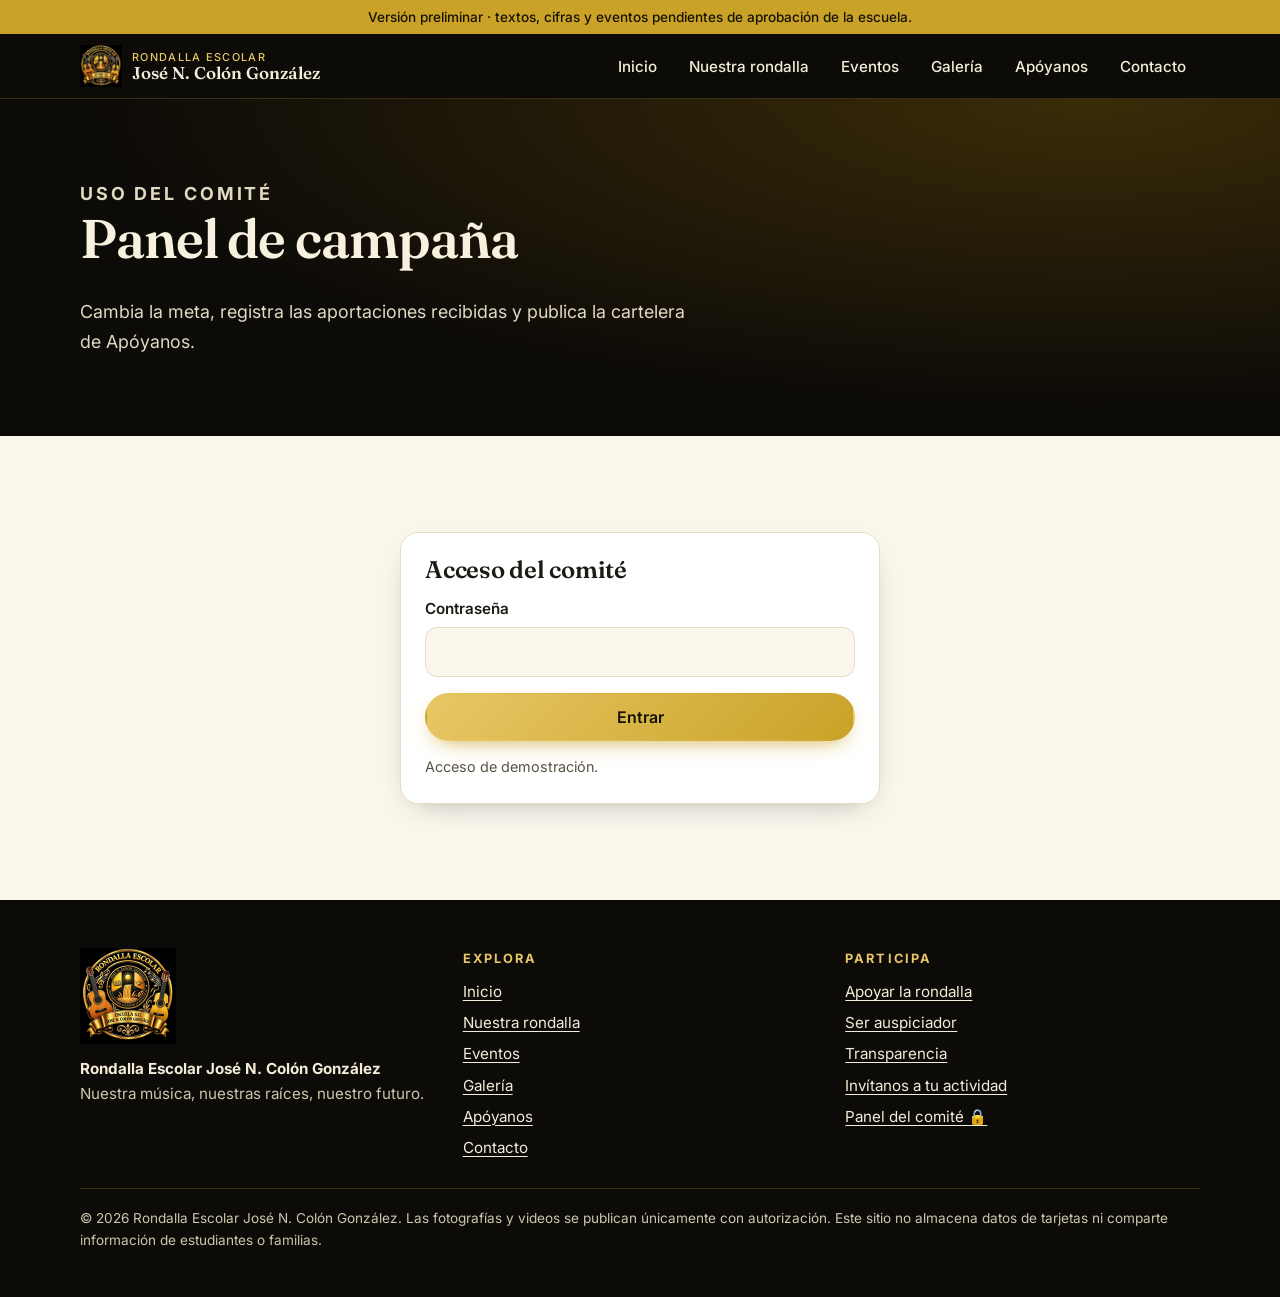
<file: panel.html>
<!doctype html>
<html lang="es-PR">
<head>
  <meta charset="utf-8">
  <meta name="viewport" content="width=device-width, initial-scale=1, viewport-fit=cover">
  <title>Panel de campaña — Rondalla Escolar José N. Colón González</title>
  <meta name="robots" content="noindex, nofollow">
  <meta name="theme-color" content="#0d0b08">
  <link rel="icon" href="assets/logo-192.png" type="image/png">
  <link rel="preconnect" href="https://fonts.googleapis.com">
  <link rel="preconnect" href="https://fonts.gstatic.com" crossorigin>
  <link href="https://fonts.googleapis.com/css2?family=Fraunces:ital,opsz,wght@0,9..144,500..700;1,9..144,500&family=Inter:wght@400..700&display=swap" rel="stylesheet">
  <link rel="stylesheet" href="css/styles.css">
</head>
<body data-page="panel">
  <a class="skip" href="#contenido">Saltar al contenido</a>
  <div id="cabecera"></div>

  <main id="contenido">
    <div class="pagina-cabeza"><div class="contenedor">
      <p class="antetitulo">Uso del comité</p>
      <h1>Panel de campaña</h1>
      <p>Cambia la meta, registra las aportaciones recibidas y publica la cartelera de Apóyanos.</p>
    </div></div>

    <section class="seccion" id="panel-acceso">
      <div class="contenedor" style="max-width:480px">
        <form class="tarjeta" id="form-acceso" novalidate>
          <h2 style="font-size:1.5rem">Acceso del comité</h2>
          <div class="campo">
            <label for="clave">Contraseña</label>
            <input type="password" id="clave" autocomplete="current-password" required>
          </div>
          <p class="nota" id="clave-error" role="alert" style="color:var(--mal)" hidden>Contraseña incorrecta. Inténtalo de nuevo.</p>
          <button class="btn btn-oro" type="submit" style="width:100%">Entrar</button>
          <p class="nota" style="margin-top:14px">Acceso de demostración.</p>
        </form>
      </div>
    </section>

    <section class="seccion" id="panel-contenido" hidden>
      <div class="contenedor" style="display:grid;gap:28px">
        <p style="margin:0;text-align:right"><button class="btn btn-linea btn-chico" type="button" id="btn-salir">Cerrar sesión</button></p>

        <div class="panel-cifras" id="panel-cifras" aria-live="polite"></div>

        <div class="rejilla-2" style="align-items:start">
          <form class="tarjeta" id="form-meta" novalidate>
            <h2 style="font-size:1.5rem">Meta de la campaña</h2>
            <div class="campo">
              <label for="p-nombre">Nombre de la campaña</label>
              <input type="text" id="p-nombre" maxlength="80">
            </div>
            <div class="panel-fila">
              <div class="campo">
                <label for="p-meta">Meta (en dólares)</label>
                <input type="number" id="p-meta" min="1" step="1" inputmode="decimal">
              </div>
              <div class="campo">
                <label for="p-fecha">Fecha de la actividad</label>
                <input type="date" id="p-fecha">
              </div>
            </div>
            <p class="nota">Los cambios se guardan solos en este dispositivo.</p>
          </form>

          <form class="tarjeta" id="form-aporte" novalidate>
            <h2 style="font-size:1.5rem">Registrar una aportación</h2>
            <div class="panel-fila">
              <div class="campo">
                <label for="a-monto">Monto recibido (en dólares)</label>
                <input type="number" id="a-monto" min="0.01" step="0.01" inputmode="decimal" required>
              </div>
              <div class="campo">
                <label for="a-fecha">Fecha</label>
                <input type="date" id="a-fecha">
              </div>
            </div>
            <div class="campo">
              <label for="a-nombre">Nombre a publicar (opcional)</label>
              <input type="text" id="a-nombre" maxlength="60" placeholder="Déjalo vacío para «Aportación anónima»">
            </div>
            <p class="nota">Escribe el nombre solo si la persona autorizó que se publique. No anotes aquí datos privados: este archivo es público.</p>
            <button class="btn btn-oro" type="submit" style="width:100%">Añadir aportación</button>
          </form>
        </div>

        <div class="tarjeta">
          <h2 style="font-size:1.5rem">Aportaciones registradas</h2>
          <div id="panel-lista"></div>
        </div>

        <div class="tarjeta">
          <h2 style="font-size:1.5rem">Publicar en el sitio</h2>
          <p class="panel-aviso" id="panel-estado" aria-live="polite"></p>
          <ol>
            <li>Pulsa <b>Descargar campana.js</b>.</li>
            <li>Reemplaza con ese archivo el que está en la carpeta <b>js</b> del sitio.</li>
            <li>Sube el archivo <b>js/campana.js</b> a GitHub. En uno o dos minutos todos verán la cartelera actualizada.</li>
          </ol>
          <div class="botones">
            <button class="btn btn-oro" type="button" id="btn-descargar">Descargar campana.js</button>
            <button class="btn btn-oscuro" type="button" id="btn-copiar">Copiar el contenido</button>
            <a class="btn btn-linea" href="apoyanos.html">Ver la cartelera</a>
            <button class="btn btn-linea" type="button" id="btn-restablecer">Descartar mis cambios</button>
          </div>
        </div>
      </div>
    </section>
  </main>

  <div id="pie"></div>
  <script src="js/data.js"></script>
  <script src="js/campana.js"></script>
  <script src="js/app.js"></script>
  <script src="js/panel.js"></script>
</body>
</html>
</file>
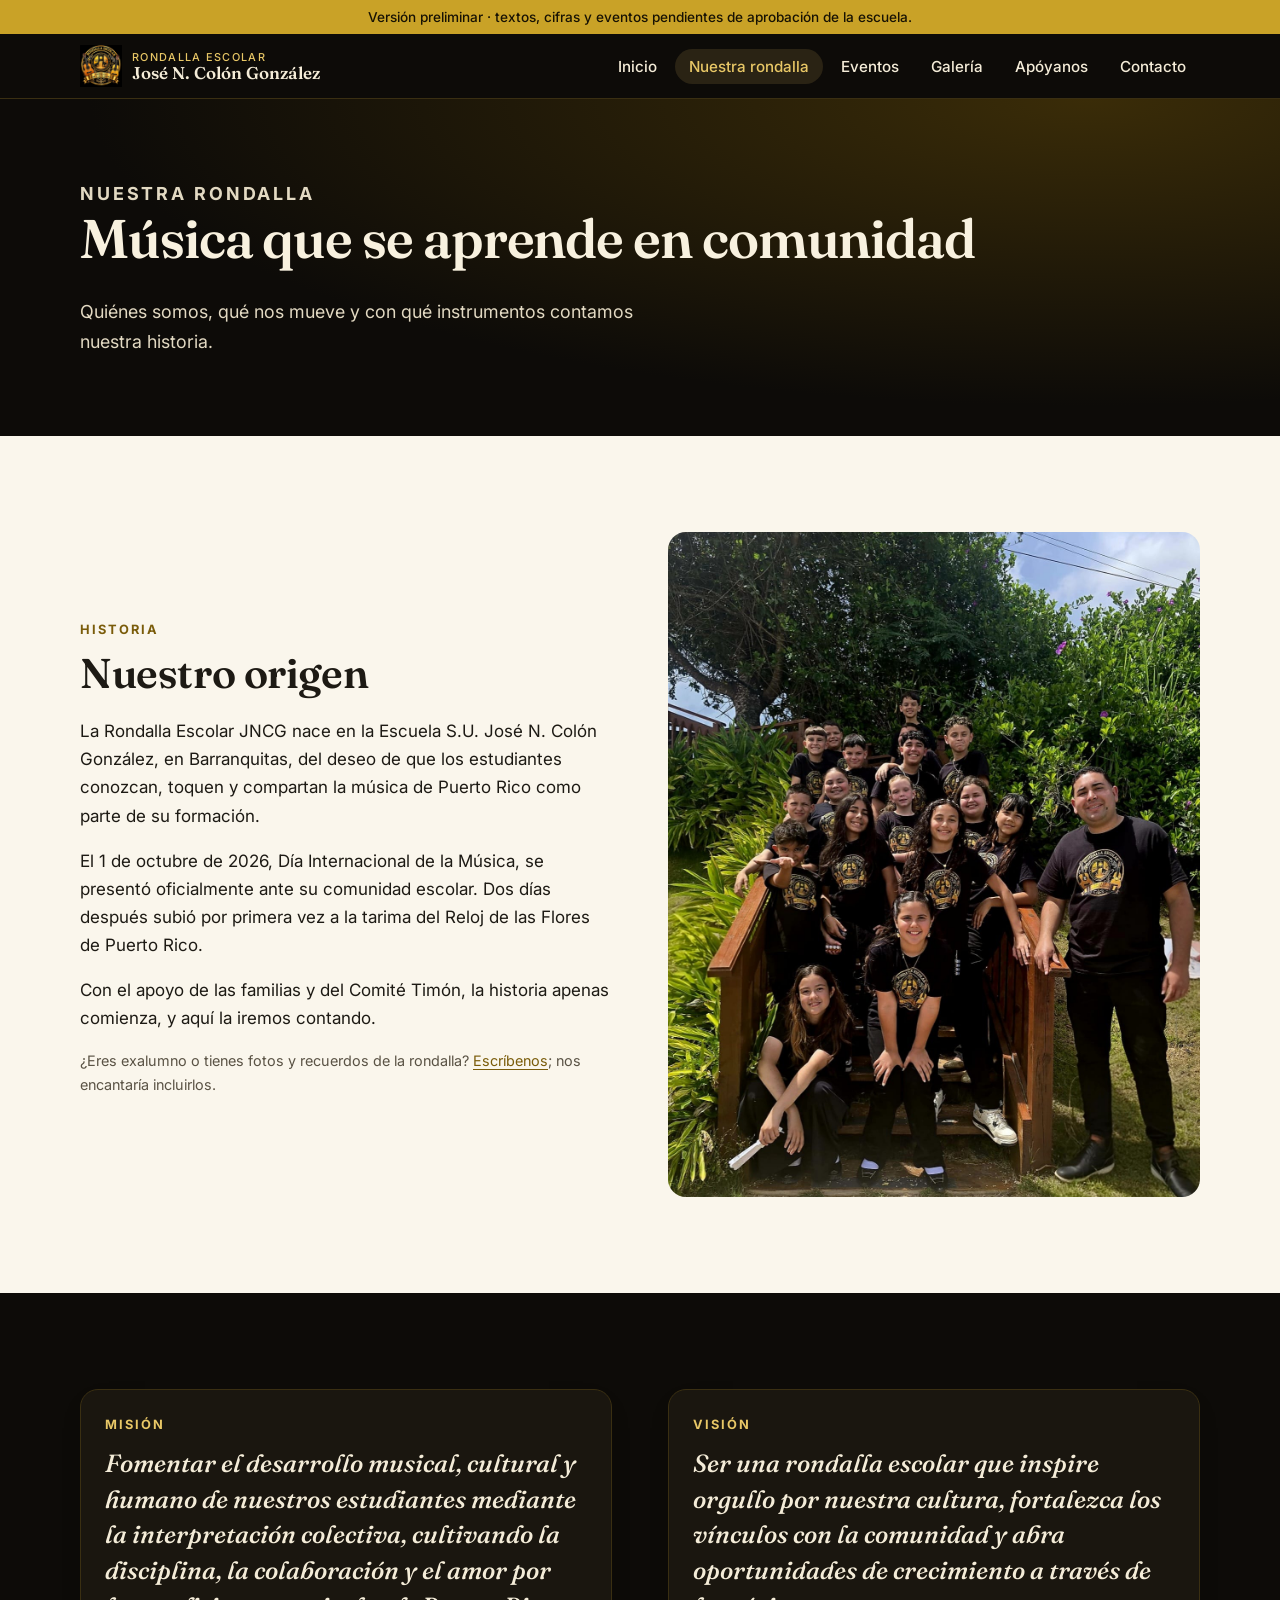
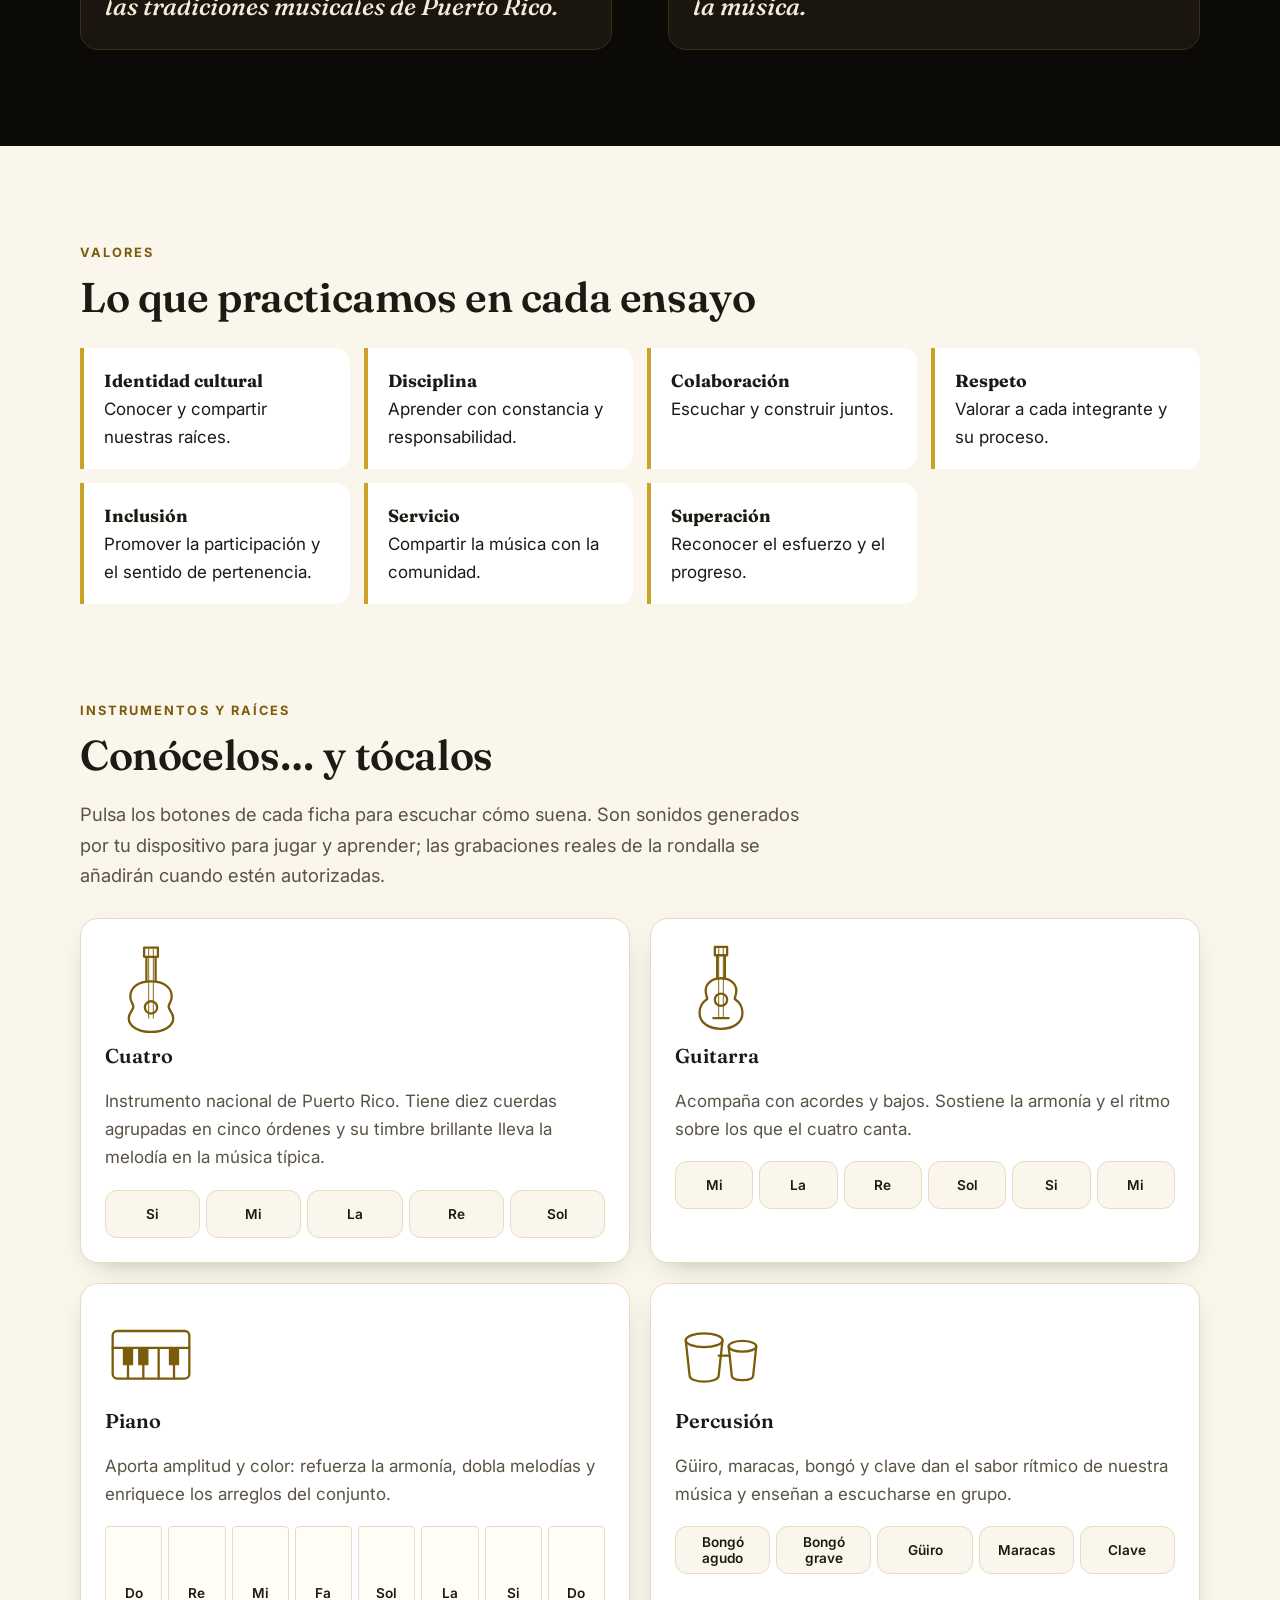
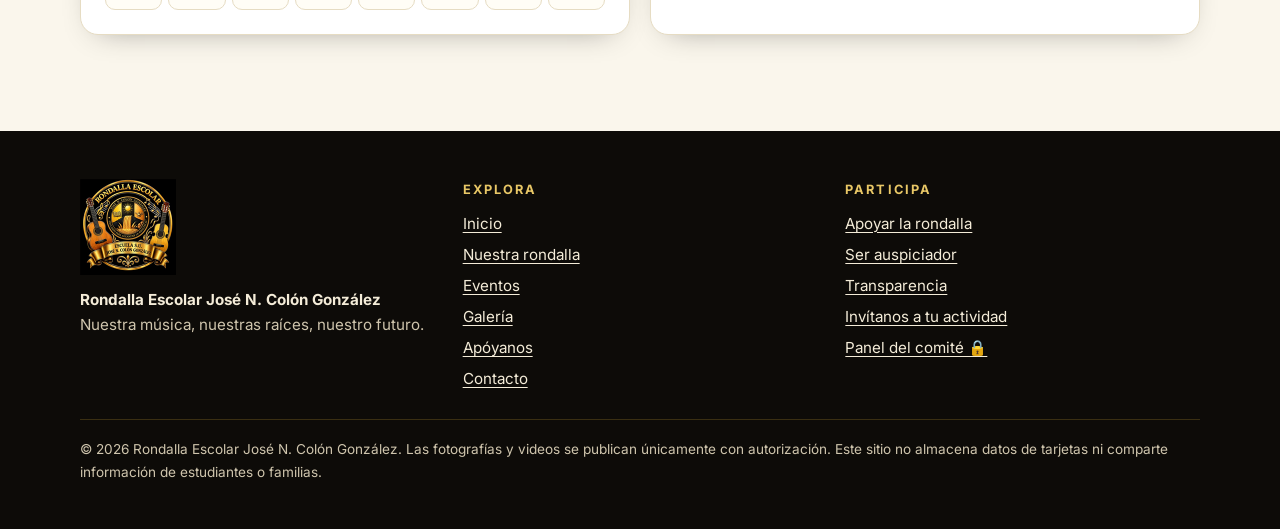
<file: rondalla.html>
<!doctype html>
<html lang="es-PR">
<head>
  <meta charset="utf-8">
  <meta name="viewport" content="width=device-width, initial-scale=1, viewport-fit=cover">
  <title>Nuestra rondalla — Rondalla Escolar José N. Colón González</title>
  <meta name="description" content="Historia, misión, visión, valores e instrumentos de la Rondalla Escolar José N. Colón González.">
  <meta name="theme-color" content="#0d0b08">
  <link rel="icon" href="assets/logo-192.png" type="image/png">
  <link rel="manifest" href="manifest.webmanifest">
  <link rel="preconnect" href="https://fonts.googleapis.com">
  <link rel="preconnect" href="https://fonts.gstatic.com" crossorigin>
  <link href="https://fonts.googleapis.com/css2?family=Fraunces:ital,opsz,wght@0,9..144,500..700;1,9..144,500&family=Inter:wght@400..700&display=swap" rel="stylesheet">
  <link rel="stylesheet" href="css/styles.css">
</head>
<body data-page="rondalla">
  <a class="skip" href="#contenido">Saltar al contenido</a>
  <div id="cabecera"></div>
  <noscript><p style="padding:12px 16px"><a href="index.html">Inicio</a> · <a href="eventos.html">Eventos</a> · <a href="galeria.html">Galería</a> · <a href="apoyanos.html">Apóyanos</a> · <a href="contacto.html">Contacto</a></p></noscript>

  <main id="contenido">
    <div class="pagina-cabeza"><div class="contenedor">
      <p class="antetitulo">Nuestra rondalla</p>
      <h1>Música que se aprende en comunidad</h1>
      <p>Quiénes somos, qué nos mueve y con qué instrumentos contamos nuestra historia.</p>
    </div></div>

    <!-- Historia -->
    <section class="seccion" id="historia">
      <div class="contenedor rejilla-2">
        <div class="revela">
          <p class="antetitulo">Historia</p>
          <h2>Nuestro origen</h2>
          <p>La Rondalla Escolar JNCG nace en la Escuela S.U. José N. Colón González, en Barranquitas, del deseo de que los estudiantes conozcan, toquen y compartan la música de Puerto Rico como parte de su formación.</p>
          <p>El 1 de octubre de 2026, Día Internacional de la Música, se presentó oficialmente ante su comunidad escolar. Dos días después subió por primera vez a la tarima del Reloj de las Flores de Puerto Rico.</p>
          <p>Con el apoyo de las familias y del Comité Timón, la historia apenas comienza, y aquí la iremos contando.</p>
          <p class="nota">¿Eres exalumno o tienes fotos y recuerdos de la rondalla? <a href="contacto.html">Escríbenos</a>; nos encantaría incluirlos.</p>
        </div>
        <div class="foto foto-alta revela"><img src="assets/fotos/b01.jpg" alt="La rondalla y su director posan en una escalera de madera entre jardines" loading="lazy"><div class="pendiente" hidden>
          <svg viewBox="0 0 120 120" fill="none" stroke="currentColor" stroke-width="3" stroke-linecap="round" stroke-linejoin="round" aria-hidden="true"><path d="M60 50c-17 0-27 8-27 20 0 7 4 9 4 13s-6 8-6 15c0 11 13 18 29 18s29-7 29-18c0-7-6-11-6-15s4-6 4-13c0-12-10-20-27-20z"/><path d="M54 50V18h12v32M51 18V6h18v12z"/><circle cx="60" cy="84" r="8"/></svg>
          Fotografía autorizada de la rondalla próximamente</div></div>
      </div>
    </section>

    <!-- Misión, visión, valores -->
    <section class="seccion seccion-oscura" id="mision">
      <div class="contenedor">
        <div class="rejilla-2" style="align-items:stretch">
          <article class="tarjeta revela">
            <p class="antetitulo">Misión</p>
            <blockquote class="cita">Fomentar el desarrollo musical, cultural y humano de nuestros estudiantes mediante la interpretación colectiva, cultivando la disciplina, la colaboración y el amor por las tradiciones musicales de Puerto Rico.</blockquote>
          </article>
          <article class="tarjeta revela">
            <p class="antetitulo">Visión</p>
            <blockquote class="cita">Ser una rondalla escolar que inspire orgullo por nuestra cultura, fortalezca los vínculos con la comunidad y abra oportunidades de crecimiento a través de la música.</blockquote>
          </article>
        </div>
      </div>
    </section>

    <section class="seccion" id="valores">
      <div class="contenedor">
        <p class="antetitulo">Valores</p>
        <h2>Lo que practicamos en cada ensayo</h2>
        <ul class="valores" style="margin-top:28px">
          <li class="revela"><b>Identidad cultural</b>Conocer y compartir nuestras raíces.</li>
          <li class="revela"><b>Disciplina</b>Aprender con constancia y responsabilidad.</li>
          <li class="revela"><b>Colaboración</b>Escuchar y construir juntos.</li>
          <li class="revela"><b>Respeto</b>Valorar a cada integrante y su proceso.</li>
          <li class="revela"><b>Inclusión</b>Promover la participación y el sentido de pertenencia.</li>
          <li class="revela"><b>Servicio</b>Compartir la música con la comunidad.</li>
          <li class="revela"><b>Superación</b>Reconocer el esfuerzo y el progreso.</li>
        </ul>
      </div>
    </section>

    <!-- Instrumentos y raíces -->
    <section class="seccion" id="instrumentos" style="padding-top:0">
      <div class="contenedor">
        <p class="antetitulo">Instrumentos y raíces</p>
        <h2>Conócelos… y tócalos</h2>
        <p class="entradilla">Pulsa los botones de cada ficha para escuchar cómo suena. Son sonidos generados por tu dispositivo para jugar y aprender; las grabaciones reales de la rondalla se añadirán cuando estén autorizadas.</p>
        <div class="rejilla" data-instrumentos="completo" style="margin-top:28px;grid-template-columns:repeat(auto-fit,minmax(min(100%,400px),1fr))"></div>
      </div>
    </section>
  </main>

  <div id="pie"></div>
  <script src="js/data.js"></script>
  <script src="js/app.js"></script>
</body>
</html>
</file>
<file: css/styles.css>
/* Rondalla Escolar José N. Colón González — estilos
   Negro y dorado en portada y destacados; marfil para lectura. */

@view-transition { navigation: auto; }

:root {
  color-scheme: light dark;
  --negro: #0d0b08;
  --negro-2: #1a160f;
  --oro: #c9a227;
  --oro-claro: #e8c766;
  --fondo: light-dark(#faf6ec, #14110c);
  --superficie: light-dark(#ffffff, #1e1a13);
  --texto: light-dark(#1d1a14, #f1ead9);
  --texto-suave: light-dark(#5a5345, #b9af98);
  --oro-texto: light-dark(#7a5c0a, #e8c766);
  --linea: light-dark(#e6dcc3, #3a3222);
  --ok: light-dark(#1f6b3a, #7fd69c);
  --aviso: light-dark(#8a4b00, #f0b560);
  --mal: light-dark(#9b2020, #f09a9a);
  --radio: 18px;
  --ancho: 1120px;
  --display: "Fraunces", Georgia, "Iowan Old Style", serif;
  --cuerpo: "Inter", system-ui, -apple-system, "Segoe UI", Roboto, sans-serif;
  --sombra: 0 10px 30px -18px rgb(0 0 0 / .45);
}

*, *::before, *::after { box-sizing: border-box; }
html { scroll-behavior: smooth; -webkit-text-size-adjust: 100%; }
body {
  margin: 0;
  background: var(--fondo);
  color: var(--texto);
  font: 400 1.0625rem/1.65 var(--cuerpo);
  padding-bottom: 76px; /* espacio para la barra inferior en móvil */
}
img, svg { max-width: 100%; display: block; }
h1, h2, h3 { font-family: var(--display); line-height: 1.12; margin: 0 0 .5em; text-wrap: balance; font-weight: 600; }
h1 { font-size: clamp(2.3rem, 7vw, 4.4rem); letter-spacing: -.02em; }
h2 { font-size: clamp(1.7rem, 4.2vw, 2.6rem); letter-spacing: -.01em; }
h3 { font-size: 1.25rem; }
p { margin: 0 0 1em; text-wrap: pretty; }
a { color: var(--oro-texto); text-underline-offset: 3px; }
:focus-visible { outline: 3px solid var(--oro); outline-offset: 3px; border-radius: 6px; }
[hidden] { display: none !important; }

.skip { position: absolute; left: 12px; top: -60px; background: var(--oro); color: #000; padding: 10px 16px; border-radius: 10px; z-index: 100; font-weight: 600; }
.skip:focus { top: 12px; }

.contenedor { width: min(100% - 32px, var(--ancho)); margin-inline: auto; }
.seccion { padding-block: clamp(48px, 8vw, 96px); }
.seccion-oscura { background: var(--negro); color: #f4ecd8; }
.seccion-oscura a { color: var(--oro-claro); }
.antetitulo { font-size: .8rem; letter-spacing: .16em; text-transform: uppercase; color: var(--oro-texto); font-weight: 700; margin-bottom: .8em; }
.seccion-oscura .antetitulo, .hero .antetitulo { color: var(--oro-claro); }
.entradilla { font-size: 1.15rem; color: var(--texto-suave); max-width: 62ch; }
.seccion-oscura .entradilla { color: #cfc5ad; }
.cabecera-seccion { display: flex; flex-wrap: wrap; align-items: end; justify-content: space-between; gap: 12px 24px; margin-bottom: 28px; }
.cabecera-seccion h2 { margin: 0; }

/* Botones */
.btn {
  display: inline-flex; align-items: center; justify-content: center; gap: .5em;
  min-height: 48px; padding: .7em 1.35em; border-radius: 999px;
  font: 600 1rem var(--cuerpo); text-decoration: none; cursor: pointer;
  border: 2px solid transparent; transition: transform .15s, background .15s, box-shadow .15s;
}
.btn:hover { transform: translateY(-2px); }
.btn:active { transform: translateY(0) scale(.98); }
.btn-oro { background: linear-gradient(135deg, var(--oro-claro), var(--oro)); color: #171204; box-shadow: 0 8px 22px -10px var(--oro); }
.btn-linea { border-color: currentColor; color: inherit; background: transparent; }
.btn-oscuro { background: var(--negro); color: var(--oro-claro); }
.btn-chico { min-height: 40px; padding: .4em 1em; font-size: .92rem; }
.botones { display: flex; flex-wrap: wrap; gap: 12px; }

/* Aviso de borrador */
.borrador { background: var(--oro); color: #171204; font-size: .85rem; text-align: center; padding: 6px 16px; font-weight: 500; }

/* Encabezado */
.cabecera { background: var(--negro); color: #f4ecd8; position: sticky; top: 0; z-index: 50; border-bottom: 1px solid #3a2f12; }
.cabecera-fila { display: flex; align-items: center; justify-content: space-between; gap: 16px; min-height: 64px; }
.marca { display: flex; align-items: center; gap: 10px; color: inherit; text-decoration: none; font-family: var(--display); font-weight: 600; line-height: 1.1; }
.marca img { width: 42px; height: 42px; }
.marca small { display: block; font: 500 .68rem var(--cuerpo); letter-spacing: .12em; text-transform: uppercase; color: var(--oro-claro); }
.nav ul { list-style: none; margin: 0; padding: 0; display: flex; }
.nav a { color: inherit; text-decoration: none; }

@media (max-width: 859px) {
  .nav { position: fixed; inset: auto 0 0 0; background: var(--negro); border-top: 1px solid #3a2f12; padding-bottom: env(safe-area-inset-bottom); z-index: 60; }
  .nav ul { justify-content: space-around; }
  .nav li { flex: 1; }
  .nav a { display: flex; flex-direction: column; align-items: center; gap: 3px; padding: 9px 2px 8px; font-size: .68rem; color: #b9af98; }
  .nav svg { width: 24px; height: 24px; transition: transform .2s; }
  .nav a[aria-current="page"] { color: var(--oro-claro); }
  .nav a[aria-current="page"] svg { transform: translateY(-2px) scale(1.12); }
  .nav .largo { display: none; }
}
@media (min-width: 860px) {
  body { padding-bottom: 0; }
  .nav ul { gap: 4px; }
  .nav svg, .nav .corto { display: none; }
  .nav a { padding: 8px 14px; border-radius: 999px; font-size: .95rem; font-weight: 500; }
  .nav a:hover { background: #2a2314; }
  .nav a[aria-current="page"] { background: #2a2314; color: var(--oro-claro); }
}

/* Portada */
.hero { position: relative; background: radial-gradient(120% 90% at 80% 0%, #3a2c08 0%, var(--negro) 60%); color: #f8f1df; overflow: hidden; touch-action: pan-y; }
.hero-cuerdas { position: absolute; inset: 0; width: 100%; height: 100%; pointer-events: none; }
.hero-cuerdas path { fill: none; stroke: var(--oro-claro); stroke-width: 1.5; vector-effect: non-scaling-stroke; opacity: .5; }
.hero-cuerdas path:nth-child(odd) { stroke-width: 2.5; opacity: .38; }
.hero-contenido { position: relative; padding-block: clamp(56px, 11vw, 130px); max-width: 780px; margin-inline: 0; }
.hero h1 { text-shadow: 0 2px 24px #000; }
.hero h1 em { font-style: italic; color: var(--oro-claro); font-weight: 500; }
.hero .lema { font: italic 500 clamp(1.15rem, 2.6vw, 1.5rem) var(--display); color: var(--oro-claro); margin-bottom: 1em; }
.hero p.intro { font-size: 1.12rem; color: #e2d9c2; max-width: 56ch; text-shadow: 0 1px 12px #000; }
.hero-sonido { margin-top: 28px; display: flex; flex-wrap: wrap; align-items: center; gap: 10px 14px; font-size: .92rem; color: #cfc5ad; }
.pagina-cabeza { background: radial-gradient(120% 140% at 85% 0%, #3a2c08 0%, var(--negro) 65%); color: #f8f1df; padding-block: clamp(40px, 7vw, 80px); }
.pagina-cabeza h1 { font-size: clamp(2rem, 6vw, 3.4rem); }
.pagina-cabeza p { color: #e2d9c2; max-width: 60ch; font-size: 1.12rem; margin: 0; }

/* Rejillas y tarjetas */
.rejilla { display: grid; gap: 20px; grid-template-columns: repeat(auto-fit, minmax(min(100%, 260px), 1fr)); }
.rejilla-2 { display: grid; gap: clamp(24px, 5vw, 56px); grid-template-columns: repeat(auto-fit, minmax(min(100%, 340px), 1fr)); align-items: center; }
.tarjeta { background: var(--superficie); border: 1px solid var(--linea); border-radius: var(--radio); padding: 24px; box-shadow: var(--sombra); }
.tarjeta > :last-child { margin-bottom: 0; }
.seccion-oscura .tarjeta { background: var(--negro-2); border-color: #3a2f12; color: #f4ecd8; }
.etiqueta { display: inline-block; font-size: .74rem; font-weight: 700; letter-spacing: .06em; text-transform: uppercase; padding: 3px 10px; border-radius: 999px; background: color-mix(in srgb, var(--oro) 22%, transparent); color: var(--oro-texto); }
.etiqueta.proximo { background: color-mix(in srgb, var(--ok) 16%, transparent); color: var(--ok); }
.etiqueta.pospuesto { background: color-mix(in srgb, var(--aviso) 18%, transparent); color: var(--aviso); }
.etiqueta.cancelado { background: color-mix(in srgb, var(--mal) 16%, transparent); color: var(--mal); }
.etiqueta.ejemplo { background: transparent; border: 1px dashed currentColor; color: var(--texto-suave); }
.nota { font-size: .9rem; color: var(--texto-suave); }
.vacio { border: 2px dashed var(--linea); border-radius: var(--radio); padding: 28px; text-align: center; color: var(--texto-suave); }

/* Instrumentos */
.instrumento { display: flex; flex-direction: column; gap: 10px; container-type: inline-size; }
.instrumento .arte { width: 92px; height: 92px; color: var(--oro-texto); transition: transform .4s cubic-bezier(.3,1.6,.5,1); }
.instrumento:hover .arte { transform: rotate(-8deg) scale(1.08); }
.instrumento p { color: var(--texto-suave); margin: 0; }
.teclas { display: flex; flex-wrap: wrap; gap: 6px; margin-top: 8px; }
.tecla {
  flex: 1 1 44px; min-height: 48px; border-radius: 12px; border: 1px solid var(--linea);
  background: var(--fondo); color: var(--texto); font: 600 .85rem var(--cuerpo); cursor: pointer;
  transition: transform .08s, background .15s;
}
.tecla:hover { border-color: var(--oro); }
.tecla.suena { background: var(--oro); color: #171204; transform: translateY(3px) scale(.97); }
.teclas.piano .tecla { min-height: 84px; display: flex; align-items: end; justify-content: center; padding-bottom: 8px; background: #fffdf6; color: #1d1a14; border-radius: 4px 4px 10px 10px; flex-basis: 30px; }
.teclas.piano .tecla.suena { background: var(--oro-claro); }

/* Marcos de fotografías pendientes */
.foto { position: relative; aspect-ratio: 4 / 3; border-radius: var(--radio); overflow: hidden; background: linear-gradient(140deg, #2b2209, var(--negro)); color: var(--oro-claro); display: grid; place-items: center; border: 0; padding: 0; width: 100%; }
.foto img { width: 100%; height: 100%; object-fit: cover; transition: transform .5s; }
button.foto { cursor: zoom-in; }
button.foto:hover img { transform: scale(1.05); }
.foto .pendiente { text-align: center; font-size: .85rem; padding: 16px; color: #cfc5ad; }
.foto .pendiente svg { width: 64px; height: 64px; margin: 0 auto 8px; color: var(--oro-claro); opacity: .8; }
.foto-alta { aspect-ratio: 4 / 5; }
.mosaico { display: grid; gap: 12px; grid-template-columns: repeat(auto-fill, minmax(min(100%, 220px), 1fr)); }

/* Eventos */
.evento { display: grid; grid-template-columns: auto 1fr; gap: 18px; align-items: start; }
.evento .fecha { background: var(--negro); color: var(--oro-claro); border-radius: 14px; padding: 10px 14px; text-align: center; min-width: 72px; font-family: var(--display); }
.evento .fecha b { display: block; font-size: 1.9rem; line-height: 1; }
.evento .fecha span { font: 600 .72rem var(--cuerpo); letter-spacing: .1em; text-transform: uppercase; }
.evento h3 { margin: 6px 0 4px; }
.evento .meta { color: var(--texto-suave); font-size: .95rem; margin: 0 0 12px; }
.evento.pasado .fecha { background: var(--linea); color: var(--texto); }
.lista-eventos { display: grid; gap: 16px; }
.filtros { display: flex; flex-wrap: wrap; gap: 8px; }
.filtros button { min-height: 42px; padding: 0 18px; border-radius: 999px; border: 1px solid var(--linea); background: var(--superficie); color: var(--texto); font: 600 .92rem var(--cuerpo); cursor: pointer; }
.filtros button[aria-pressed="true"] { background: var(--negro); color: var(--oro-claro); border-color: var(--negro); }
.proxima { display: grid; gap: 24px; grid-template-columns: repeat(auto-fit, minmax(min(100%, 280px), 1fr)); align-items: center; }
.cuenta { margin: 0; font: 600 clamp(3rem, 10vw, 5.5rem)/1 var(--display); color: var(--oro-claro); }
.cuenta small { display: block; font: 500 1rem var(--cuerpo); color: #cfc5ad; margin-top: 6px; }

/* Diálogos */
dialog { border: 0; border-radius: var(--radio); padding: 0; width: min(100% - 24px, 640px); background: var(--superficie); color: var(--texto); box-shadow: 0 30px 80px -20px #000; }
dialog::backdrop { background: rgb(0 0 0 / .7); }
dialog[open] { animation: aparece .25s ease-out; }
.dialogo-cuerpo { padding: 28px; }
.dialogo-cerrar { position: sticky; top: 8px; float: right; margin: 8px; width: 44px; height: 44px; border-radius: 50%; border: 0; background: var(--negro); color: var(--oro-claro); font-size: 1.3rem; cursor: pointer; z-index: 1; }
dialog.visor { width: min(100% - 24px, 1000px); background: #000; color: #eee; }
dialog.visor img { width: 100%; max-height: 78vh; object-fit: contain; }
dialog.visor p { padding: 12px 20px; margin: 0; font-size: .95rem; }

/* Campaña y donación */
.progreso { height: 14px; border-radius: 999px; background: #3a2f12; overflow: hidden; margin: 14px 0 8px; }
.progreso i { display: block; height: 100%; width: var(--p, 0%); background: linear-gradient(90deg, var(--oro), var(--oro-claro)); border-radius: inherit; transition: width 1.2s cubic-bezier(.2,.8,.2,1); }
.datos { display: grid; gap: 10px 24px; grid-template-columns: repeat(auto-fit, minmax(200px, 1fr)); margin: 16px 0 0; }
.datos dt { font-size: .74rem; letter-spacing: .1em; text-transform: uppercase; color: var(--oro-texto); font-weight: 700; }
.seccion-oscura .datos dt { color: var(--oro-claro); }
.datos dd { margin: 0; }
.fichas { display: flex; flex-wrap: wrap; gap: 10px; border: 0; padding: 0; margin: 0 0 18px; }
.fichas legend { font-weight: 600; margin-bottom: 10px; padding: 0; }
.fichas label { position: relative; }
.fichas input[type="radio"] { position: absolute; opacity: 0; inset: 0; }
.fichas span { display: grid; place-items: center; min-width: 76px; min-height: 52px; padding: 0 18px; border-radius: 14px; border: 2px solid var(--linea); background: var(--fondo); font-weight: 700; cursor: pointer; transition: transform .15s, background .15s; }
.fichas input:checked + span { background: var(--negro); color: var(--oro-claro); border-color: var(--oro); transform: scale(1.06); }
.fichas input:focus-visible + span { outline: 3px solid var(--oro); outline-offset: 3px; }
.fichas input:disabled + span { opacity: .5; cursor: not-allowed; }
.pasos { list-style: none; counter-reset: paso; padding: 0; margin: 0; display: grid; gap: 14px; grid-template-columns: repeat(auto-fit, minmax(170px, 1fr)); }
.pasos li { counter-increment: paso; padding-top: 46px; position: relative; font-size: .95rem; }
.pasos li::before { content: counter(paso); position: absolute; top: 0; left: 0; width: 36px; height: 36px; border-radius: 50%; display: grid; place-items: center; background: var(--oro); color: #171204; font-weight: 700; }

/* Niveles de auspicio */
.nivel { display: flex; flex-direction: column; gap: 8px; }
.nivel .precio { font: 600 2rem var(--display); color: var(--oro-texto); }
.nivel.oro { border: 2px solid var(--oro); }
.logo-aus { aspect-ratio: 3 / 2; display: grid; place-items: center; text-align: center; padding: 16px; border-radius: var(--radio); background: var(--superficie); border: 1px solid var(--linea); color: inherit; text-decoration: none; }
.logo-aus img { max-height: 80px; object-fit: contain; }
.logo-aus.libre { border: 2px dashed var(--linea); background: transparent; color: var(--texto-suave); font-size: .92rem; }
.logo-aus.libre:hover { border-color: var(--oro); color: var(--oro-texto); }

/* Tablas y formularios */
.tabla-caja { overflow-x: auto; }
table { border-collapse: collapse; width: 100%; font-size: .97rem; }
th, td { text-align: left; padding: 12px 14px; border-bottom: 1px solid var(--linea); }
th { font-size: .76rem; letter-spacing: .1em; text-transform: uppercase; color: var(--oro-texto); }
td.num, th.num { text-align: right; font-variant-numeric: tabular-nums; }
.campo { display: grid; gap: 6px; margin-bottom: 16px; }
.campo label { font-weight: 600; font-size: .95rem; }
input[type="text"], input[type="password"], input[type="email"], input[type="date"], input[type="number"], select, textarea {
  width: 100%; min-height: 48px; padding: 10px 14px; border-radius: 12px; border: 1px solid var(--linea);
  background: var(--fondo); color: var(--texto); font: inherit;
}
textarea { min-height: 140px; resize: vertical; }
.estado-form { padding: 12px 16px; border-radius: 12px; background: color-mix(in srgb, var(--oro) 18%, transparent); margin-top: 14px; }

/* Valores */
.valores { list-style: none; padding: 0; margin: 0; display: grid; gap: 14px; grid-template-columns: repeat(auto-fit, minmax(min(100%, 230px), 1fr)); }
.valores li { padding: 18px 20px; border-left: 4px solid var(--oro); background: var(--superficie); border-radius: 0 14px 14px 0; }
.valores b { display: block; font-family: var(--display); font-size: 1.1rem; }
blockquote.cita { margin: 0; font: italic 500 clamp(1.2rem, 2.6vw, 1.55rem)/1.45 var(--display); }

/* Pie */
.pie { background: var(--negro); color: #cfc5ad; padding-block: 48px 32px; font-size: .95rem; }
.pie a { color: #f4ecd8; }
.pie-fila { display: grid; gap: 28px; grid-template-columns: repeat(auto-fit, minmax(220px, 1fr)); }
.pie ul { list-style: none; padding: 0; margin: 0; display: grid; gap: 6px; }
.pie img { width: 96px; height: 96px; margin-bottom: 12px; }
.pie .legal { border-top: 1px solid #3a2f12; margin-top: 28px; padding-top: 18px; font-size: .85rem; }

/* Movimiento */
@keyframes aparece { from { opacity: 0; transform: translateY(16px) scale(.98); } }
@keyframes sube { from { opacity: 0; transform: translateY(36px); } to { opacity: 1; transform: none; } }
@media (prefers-reduced-motion: no-preference) {
  .hero-contenido > * { animation: aparece .7s both; }
  .hero-contenido > :nth-child(2) { animation-delay: .08s; }
  .hero-contenido > :nth-child(3) { animation-delay: .16s; }
  .hero-contenido > :nth-child(4) { animation-delay: .24s; }
  .hero-contenido > :nth-child(5) { animation-delay: .32s; }
  .hero-contenido > :nth-child(6) { animation-delay: .4s; }
  @supports (animation-timeline: view()) {
    .revela { animation: sube linear both; animation-timeline: view(); animation-range: entry 0% entry 40%; }
  }
}
@media (prefers-reduced-motion: reduce) {
  html { scroll-behavior: auto; }
  *, *::before, *::after { transition: none !important; animation: none !important; }
}

/* Portada: slider de fotos y logo */
.hero-fotos, .hero-velo { position: absolute; inset: 0; }
.hero-fotos img { position: absolute; inset: 0; width: 100%; height: 100%; object-fit: cover; object-position: center 35%; opacity: 0; transition: opacity 1.4s ease; }
.hero-fotos img.activa { opacity: 1; }
.hero-velo { background: linear-gradient(90deg, rgb(13 11 8 / .93) 0%, rgb(13 11 8 / .78) 48%, rgb(13 11 8 / .38) 100%), linear-gradient(0deg, rgb(13 11 8 / .85), transparent 35%); }
.hero-cuerdas path { opacity: .3; }
.hero-cuerdas path:nth-child(odd) { opacity: .22; }
.hero-rejilla { position: relative; display: grid; gap: 8px 40px; align-items: center; padding-bottom: 56px; }
.hero-logo { position: relative; width: clamp(200px, 56vw, 270px); margin: 28px auto 0; }
/* El PNG trae fondo negro: con "screen" el negro desaparece y un disco negro detrás conserva el interior del emblema. */
.hero-logo::before { content: ""; position: absolute; inset: 4.5%; border-radius: 50%; background: #000; box-shadow: 0 0 50px 18px rgb(0 0 0 / .65); }
.hero-logo img { position: relative; width: 100%; height: auto; mix-blend-mode: screen; }
.hero-rejilla .hero-contenido { padding-block: 16px 24px; }
.hero-puntos { position: absolute; left: 0; right: 0; bottom: 10px; display: flex; justify-content: center; align-items: center; gap: 2px; }
.hero-puntos button { width: 36px; height: 36px; border: 0; background: none; cursor: pointer; display: grid; place-items: center; color: #f4ecd8; font-size: .7rem; padding: 0; }
.hero-puntos .punto::before { content: ""; width: 10px; height: 10px; border-radius: 50%; background: rgb(255 255 255 / .45); transition: all .3s; }
.hero-puntos .punto[aria-current]::before { background: var(--oro-claro); width: 26px; border-radius: 6px; }
@media (min-width: 860px) {
  .hero-rejilla { grid-template-columns: minmax(0, 1fr) auto; min-height: min(78vh, 720px); }
  .hero-logo { order: 2; width: clamp(300px, 34vw, 460px); margin: 0; }
  .hero-rejilla .hero-contenido { padding-block: 56px; }
}
@media (prefers-reduced-motion: no-preference) {
  .hero-fotos img.activa { animation: acerca 8s ease-out both; }

}
@keyframes acerca { from { transform: scale(1.08); } to { transform: scale(1); } }

/* Videos */
.video { width: 100%; aspect-ratio: 16 / 9; object-fit: contain; background: #000; border-radius: 12px; display: block; }
.dialogo-cuerpo .foto { cursor: default; }

/* Los botones dorados conservan su texto oscuro también dentro de secciones negras */
.seccion-oscura a.btn-oro, .pie a.btn-oro { color: #171204; }
.necesidades { list-style: none; padding: 0; margin: 20px 0 0; display: grid; gap: 10px; grid-template-columns: repeat(auto-fit, minmax(min(100%, 250px), 1fr)); }
.necesidades li { padding: 12px 16px; border: 1px solid #3a2f12; border-left: 4px solid var(--oro); border-radius: 0 12px 12px 0; background: var(--negro-2); }
.necesidades b { display: block; color: var(--oro-claro); }

/* Cartelera de la meta de campaña */
.cartelera {
  --p: 0%; --g: 0%;
  position: relative; margin: 28px 0 8px; padding: clamp(34px, 6vw, 56px) clamp(18px, 5vw, 48px);
  border-radius: 26px; text-align: center; overflow: hidden; isolation: isolate;
  background: radial-gradient(120% 90% at 50% 0%, #4a3608 0%, #1a1408 55%, #0d0b08 100%);
  border: 2px solid var(--oro);
  box-shadow: 0 0 0 6px #171204, 0 0 0 8px #6b5512, 0 30px 70px -30px var(--oro);
}
.cartelera::before, .cartelera::after {
  content: ""; position: absolute; left: 0; right: 0; height: 14px; z-index: -1;
  background: radial-gradient(circle, #fff3c4 0 2.5px, var(--oro-claro) 3px 4px, transparent 5px) 0 50% / 26px 14px repeat-x;
  filter: drop-shadow(0 0 5px var(--oro-claro));
}
.cartelera::before { top: 8px; }
.cartelera::after { bottom: 8px; }
@keyframes luces { 0%, 49% { background-position-x: 0; opacity: 1; } 50%, 100% { background-position-x: 13px; opacity: .75; } }
@keyframes brilla { to { background-position: 200% 0; } }
@keyframes late { 50% { opacity: .45; } }
@media (prefers-reduced-motion: no-preference) {
  .cartelera::before { animation: luces 1.4s infinite; }
  .cartelera::after { animation: luces 1.4s infinite reverse; }
  .cartelera-num { animation: brilla 5s linear infinite; }
  .cartelera-barra .fantasma { animation: late 1.1s ease-in-out infinite; }
}
.cartelera p { margin: 0; }
.cartelera-previa { background: var(--oro); color: #171204; font-size: .85rem; font-weight: 600; padding: 8px 14px; border-radius: 10px; margin-bottom: 16px !important; }
.cartelera-rotulo { font-size: .8rem; letter-spacing: .18em; text-transform: uppercase; font-weight: 700; color: var(--oro-claro); }
.cartelera-fecha { color: #cfc5ad; font-size: .98rem; margin-top: 4px !important; }
.cartelera-cifra { display: grid; gap: 2px; margin: 14px 0 22px !important; }
.cartelera-num {
  font: 700 clamp(4rem, 17vw, 8.5rem)/1 var(--display); font-variant-numeric: tabular-nums; letter-spacing: -.02em;
  background: linear-gradient(100deg, var(--oro) 0%, #fff3c4 25%, var(--oro-claro) 50%, var(--oro) 75%, #fff3c4 100%) 0 0 / 200% 100%;
  -webkit-background-clip: text; background-clip: text; color: transparent;
}
.cartelera-de { font-size: clamp(1.05rem, 3vw, 1.4rem); color: #f4ecd8; }
.cartelera-de b { color: var(--oro-claro); }
.cartelera-barra { position: relative; display: flex; height: 30px; border-radius: 999px; background: #2a210c; border: 1px solid #6b5512; overflow: hidden; max-width: 760px; margin-inline: auto; }
.cartelera-barra .lleno { width: var(--p); background: linear-gradient(90deg, #a07d12, var(--oro-claro)); box-shadow: 0 0 18px var(--oro); transition: width 1.6s cubic-bezier(.2,.8,.2,1); }
.cartelera-barra .fantasma { width: var(--g); background: repeating-linear-gradient(-45deg, #fff3c4 0 8px, var(--oro-claro) 8px 16px); transition: width .45s cubic-bezier(.2,.8,.2,1); }
.cartelera-barra .hito { position: absolute; top: 0; bottom: 0; width: 2px; background: rgb(0 0 0 / .45); }
.cartelera-datos { display: grid; gap: 12px; grid-template-columns: repeat(auto-fit, minmax(150px, 1fr)); max-width: 760px; margin: 22px auto 0; }
.cartelera-datos div { padding: 14px 10px; border-radius: 16px; background: rgb(255 255 255 / .05); border: 1px solid #3a2f12; }
.cartelera-datos b { display: block; font: 600 clamp(1.5rem, 4.5vw, 2.1rem)/1.1 var(--display); color: var(--oro-claro); font-variant-numeric: tabular-nums; }
.cartelera-datos span { font-size: .85rem; color: #cfc5ad; }
.cartelera-prueba { margin-top: 26px; }
.cartelera-prueba > p:first-child { font-weight: 600; color: #f4ecd8; }
.cartelera-fichas { display: flex; flex-wrap: wrap; justify-content: center; gap: 10px; margin: 12px 0; }
.cartelera-fichas button {
  min-width: 78px; min-height: 48px; padding: 0 18px; border-radius: 999px; cursor: pointer; font: 700 1.05rem var(--cuerpo);
  background: transparent; color: var(--oro-claro); border: 2px solid var(--oro); transition: transform .15s, background .15s, color .15s;
}
.cartelera-fichas button:hover { transform: translateY(-3px); }
.cartelera-fichas button[aria-pressed="true"] { background: linear-gradient(135deg, var(--oro-claro), var(--oro)); color: #171204; transform: scale(1.08); }
.cartelera-fichas button:focus-visible { outline: 3px solid #fff3c4; outline-offset: 3px; }
.cartelera-msg { min-height: 1.6em; color: #fff3c4; font-weight: 600; }
.cartelera .btn { margin-top: 18px; }
.cartelera-lista { list-style: none; padding: 0; margin: 24px auto 0; max-width: 460px; display: grid; gap: 6px; text-align: left; }
.cartelera-lista li { display: flex; gap: 12px; align-items: baseline; padding: 8px 14px; border-radius: 10px; background: rgb(255 255 255 / .05); color: #e2d9c2; }
.cartelera-lista b { color: var(--oro-claro); min-width: 3.5em; font-variant-numeric: tabular-nums; }
.cartelera-pie { font-size: .82rem; color: #a99f88; margin-top: 20px !important; }
.cartelera.lograda { box-shadow: 0 0 0 6px #171204, 0 0 0 8px var(--oro-claro), 0 0 90px -10px var(--oro-claro); }

/* Panel de campaña */
.panel-cifras { display: grid; gap: 14px; grid-template-columns: repeat(auto-fit, minmax(150px, 1fr)); }
.panel-cifras div { padding: 18px; border-radius: var(--radio); background: var(--negro); color: #cfc5ad; font-size: .88rem; }
.panel-cifras b { display: block; font: 600 2rem/1.1 var(--display); color: var(--oro-claro); font-variant-numeric: tabular-nums; }
.panel-fila { display: grid; gap: 0 16px; grid-template-columns: repeat(auto-fit, minmax(min(100%, 200px), 1fr)); }
.panel-aviso { padding: 14px 18px; border-radius: 14px; border-left: 5px solid var(--oro); background: color-mix(in srgb, var(--oro) 16%, transparent); }
.btn-borrar { background: none; border: 1px solid var(--linea); border-radius: 10px; min-height: 40px; padding: 0 12px; color: var(--mal); cursor: pointer; font: inherit; }
.sr { position: absolute; width: 1px; height: 1px; overflow: hidden; clip-path: inset(50%); white-space: nowrap; }

/* Auspiciador con anuncio */
.logo-aus.promo { position: relative; padding: 0; overflow: hidden; cursor: pointer; width: 100%; font: inherit; aspect-ratio: 4 / 5; background: #000; transition: transform .2s, box-shadow .2s; }
.logo-aus.promo.oro { border: 2px solid var(--oro); box-shadow: 0 14px 34px -18px var(--oro); }
.logo-aus.promo:hover { transform: translateY(-4px) scale(1.01); }
.logo-aus.promo:focus-visible { outline: 3px solid var(--oro); outline-offset: 3px; }
.logo-aus.promo img { width: 100%; height: 100%; max-height: none; object-fit: cover; object-position: top; }
.promo-pie { position: absolute; inset: auto 0 0 0; display: grid; gap: 2px; padding: 34px 14px 12px; text-align: left; color: #fff; background: linear-gradient(transparent, rgb(0 0 0 / .92) 55%); }
.promo-pie i { font-style: normal; font-size: .8rem; color: var(--oro-claro); font-weight: 600; }
#logos-aus { align-items: center; }
dialog.visor-promo { width: min(100% - 24px, 640px); }
dialog.visor-promo .promo-enlace { display: block; }
dialog.visor-promo img { width: auto; max-width: 100%; max-height: calc(100dvh - 190px); display: block; margin-inline: auto; }
.promo-barra { display: flex; flex-wrap: wrap; gap: 10px 16px; align-items: center; justify-content: space-between; }
.promo-barra small { flex-basis: 100%; color: #a99f88; }
#directorio-aus { grid-template-columns: repeat(auto-fill, minmax(min(100%, 300px), 1fr)); align-items: start; }
</file>
